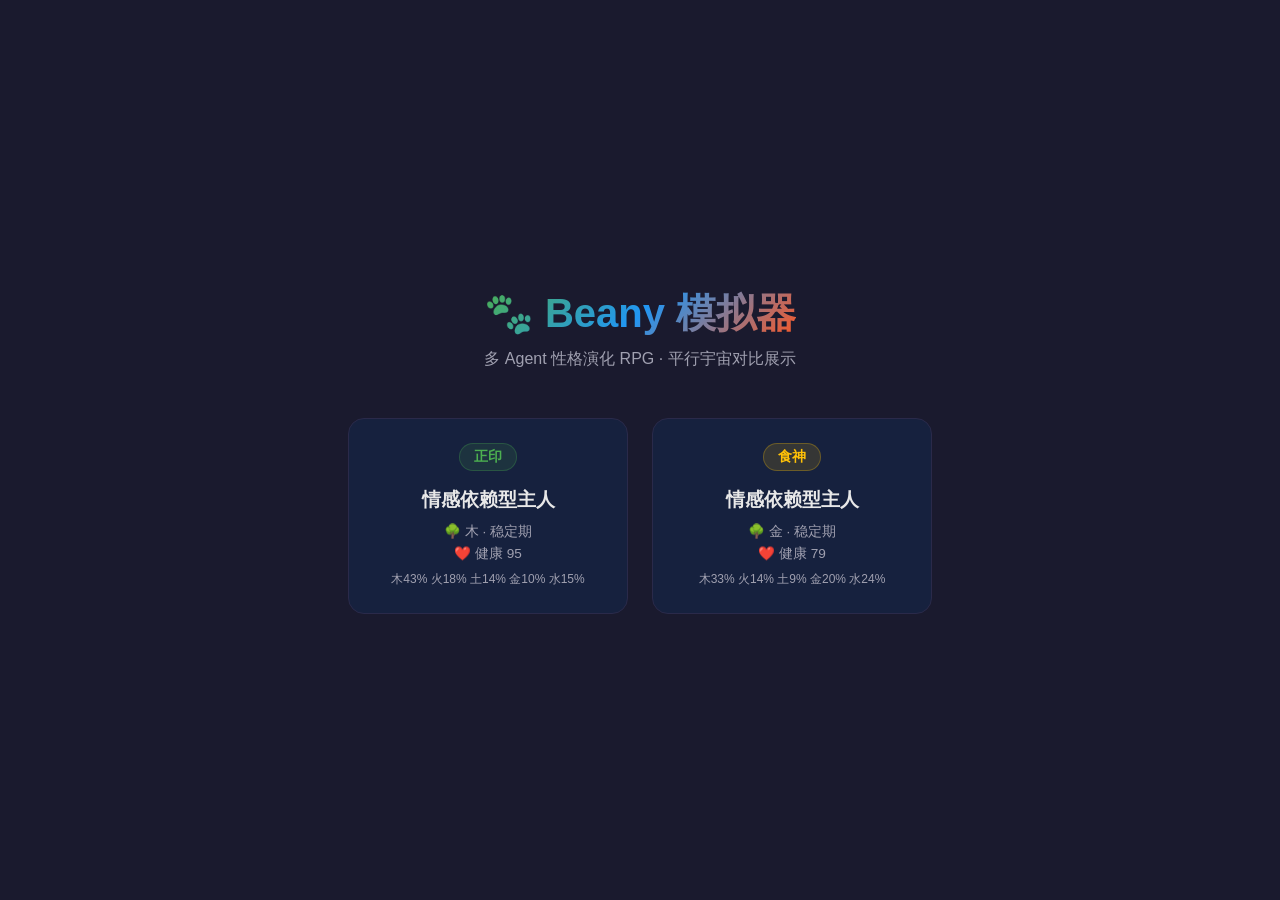
<file: index.html>
<!DOCTYPE html>
<html lang="zh-CN">
<head>
  <meta charset="UTF-8">
  <meta name="viewport" content="width=device-width, initial-scale=1.0">
  <title>🐾 Beany 模拟器</title>
  <link rel="stylesheet" href="css/style.css">
  <script src="data/run-data.js"></script>
  <style>
    .run-card .shishen-badge {
      background: color-mix(in srgb, var(--beany-color) 25%, transparent);
    }
  </style>
</head>
<body>
  <div class="landing">
    <h1>🐾 Beany 模拟器</h1>
    <p class="subtitle">多 Agent 性格演化 RPG · 平行宇宙对比展示</p>
    
    <div class="run-cards" id="run-cards">
      <!-- Cards generated by JS -->
    </div>
  </div>
  
  <script>
    const cardsContainer = document.getElementById('run-cards');
    const runKeys = Object.keys(RUN_DATA);
    
    if (runKeys.length === 0) {
      cardsContainer.innerHTML = '<p style="color:var(--text-muted)">⚠️ 未找到运行数据，请先运行 build-data.mjs</p>';
    } else {
      cardsContainer.innerHTML = runKeys.map(key => {
        const run = RUN_DATA[key];
        const color = run.color;
        const shishen = run.shishen;
        const persona = run.personaLabel;
        const dominant = run.dominantElementCn;
        const age = run.ageStageLabel;
        const health = run.finalStats?.health || '—';
        const weights = run.finalStats?.weights || {};
        const weightStr = Object.entries(weights)
          .map(([k, v]) => `${ELEM_CN[k] || k}${Math.round(v * 100)}%`)
          .join(' ');
        
        return `
          <div class="run-card" onclick="selectRun('${key}')" style="--beany-color:${color}">
            <div class="shishen-badge" style="background:${color}22;color:${color};border:1px solid ${color}44">
              ${shishen}
            </div>
            <h3>${persona}</h3>
            <div class="details">
              <div>🌳 ${dominant} · ${age}</div>
              <div>❤️ 健康 ${health}</div>
              <div style="font-size:0.75rem;margin-top:0.3rem">${weightStr}</div>
            </div>
          </div>
        `;
      }).join('');
    }
    
    function selectRun(key) {
      window.location.href = 'game.html?runs=' + encodeURIComponent(JSON.stringify([key]));
    }
  </script>
</body>
</html>
</file>
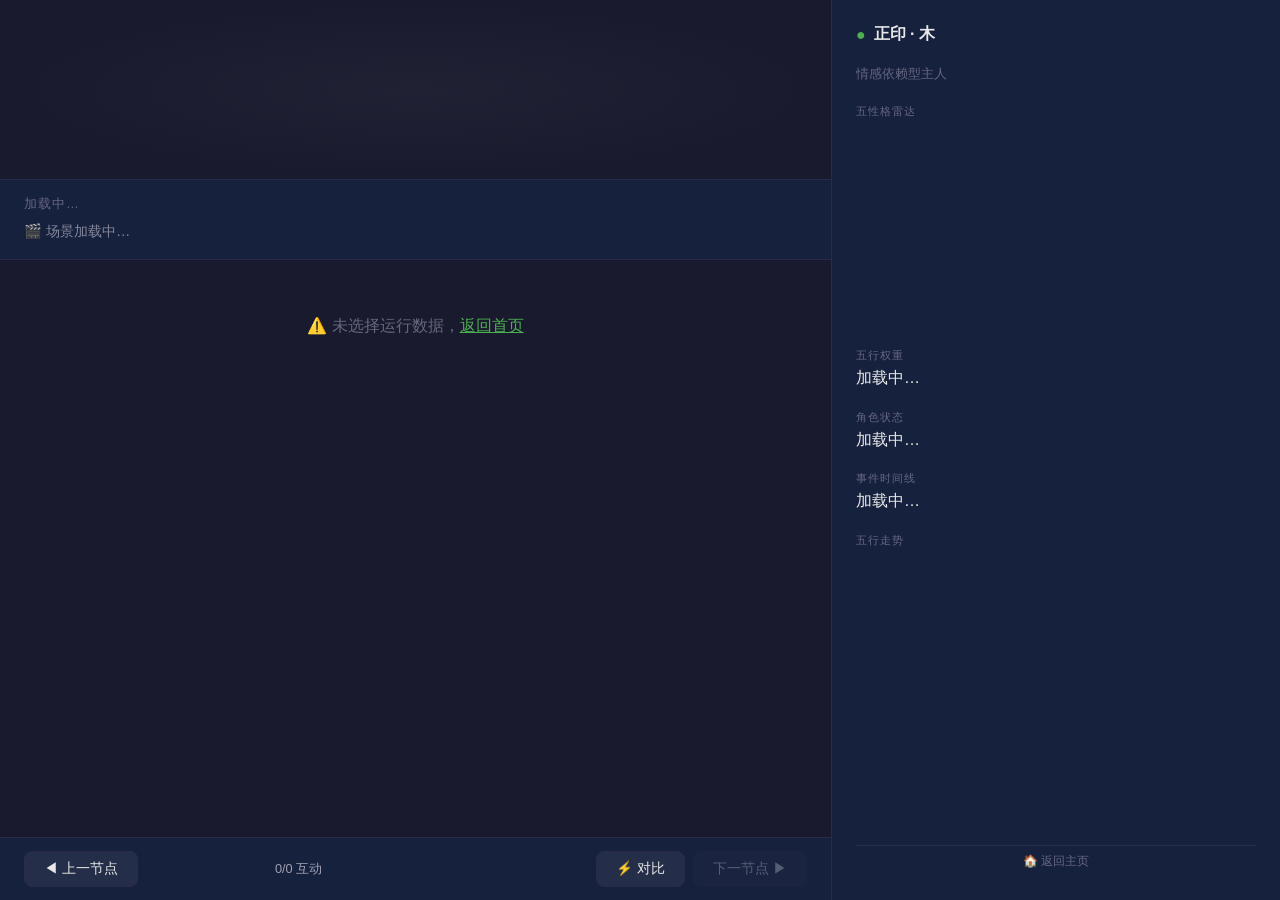
<file: game.html>
<!DOCTYPE html>
<html lang="zh-CN">
<head>
  <meta charset="UTF-8">
  <meta name="viewport" content="width=device-width, initial-scale=1.0">
  <title>🐾 Beany 模拟器 — 游戏</title>
  <link rel="stylesheet" href="css/style.css">
  <script src="data/run-data.js"></script>
</head>
<body>
  <div class="game-container">
    
    <!-- ======== Left: Story Panel ======== -->
    <div class="story-panel">
      
      <!-- Beany Animation Stage -->
      <div class="beany-stage" id="beany-stage">
        <!-- Beany circle rendered by JS -->
      </div>
      
      <!-- Scene Header -->
      <div class="scene-header" id="scene-header">
        <div class="scene-day">加载中…</div>
        <div class="scene-dm">🎬 场景加载中…</div>
      </div>
      
      <!-- Story Area (rounds) -->
      <div class="story-area" id="story-area">
        <div style="text-align:center;padding:2rem;color:var(--text-muted)">加载互动数据…</div>
      </div>
      
      <!-- Controls Bar -->
      <div class="controls-bar">
        <button onclick="prevNode()" id="prev-node-btn" title="上一个节点 (←)">◀ 上一节点</button>
        <span class="node-progress" id="node-progress">0/0 互动</span>
        <div id="day-nav" style="display:flex;gap:4px;flex-wrap:wrap;justify-content:center"></div>
        <div style="display:flex;gap:0.5rem">
          <button onclick="toggleCompare()" title="对比 (C)" id="compare-btn">⚡ 对比</button>
          <button onclick="nextNode()" id="next-node-btn" disabled title="下一节点 (→/空格)">下一节点 ▶</button>
        </div>
      </div>
      
      <!-- Delta Flash -->
      <div id="delta-flash" style="position:absolute;bottom:60px;right:20px;font-size:0.85rem;color:#4CAF50;pointer-events:none"></div>
    </div>
    
    <!-- ======== Right: Stats Panel ======== -->
    <div class="stats-panel">
      <div class="stats-scroll">
      
      <!-- Beany name & personality -->
      <h2>
        <span style="color:var(--beany-color)" id="stats-title">●</span>
        <span id="stats-shishen">正印 · 木</span>
      </h2>
      <div id="stats-runs" style="font-size:0.8rem;color:var(--text-muted);margin-bottom:0.5rem">情感依赖型主人</div>
      
      <!-- Radar Chart -->
      <div class="stats-section">
        <div class="stats-label">五性格雷达</div>
        <div class="radar-container">
          <canvas id="radar-canvas"></canvas>
        </div>
      </div>
      
      <!-- Element Weights -->
      <div class="stats-section">
        <div class="stats-label">五行权重</div>
        <div class="elem-bars" id="elem-bars">加载中…</div>
      </div>
      
      <!-- Character Status -->
      <div class="stats-section">
        <div class="stats-label">角色状态</div>
        <div class="char-status" id="char-status">加载中…</div>
      </div>
      
      <!-- Event Timeline -->
      <div class="stats-section">
        <div class="stats-label">事件时间线</div>
        <div class="event-timeline" id="event-timeline">加载中…</div>
          </div>
          <div class="stats-section">
            <div class="stats-label">五行走势</div>
            <div class="trend-container"><canvas id="trend-canvas"></canvas></div>
          </div>
      </div>
      <div class="stats-footer">
        <a href="index.html">🏠 返回主页</a>
      </div>
      </div>
      
    </div>
  </div>
  
  <!-- ======== Compare Overlay ======== -->
  <div class="compare-overlay" id="compare-overlay">
    <button class="compare-close" onclick="toggleCompare()">✕</button>
    <div class="compare-panels">
      <div class="compare-panel" id="compare-panel-a">
        <h3>加载对比数据…</h3>
      </div>
      <div class="compare-panel" id="compare-panel-b">
        <h3>加载对比数据…</h3>
      </div>
    </div>
  </div>
  
  <!-- ======== Summary Modal ======== -->
  <div class="summary-modal" id="summary-modal">
    <div class="summary-card" id="summary-card-content">
      <h2>节点总结</h2>
      <button onclick="closeSummary()">关闭</button>
    </div>
  </div>
  
  <!-- Scripts (load in order) -->
  <script src="js/all.js"></script>
  
  <script>
    // Boot — read runs from URL params
    function getUrlParam(name) {
      const params = new URLSearchParams(window.location.search);
      return params.get(name);
    }
    
    const stored = getUrlParam('runs');
    if (!stored) {
      document.getElementById('story-area').innerHTML = 
        '<div style="text-align:center;padding:2rem;color:var(--text-muted)">⚠️ 未选择运行数据，<a href="index.html" style="color:var(--beany-color)">返回首页</a></div>';
    } else {
      try {
        const runIds = JSON.parse(decodeURIComponent(stored));
        initGame(runIds);
      } catch(e) {
        document.getElementById('story-area').innerHTML = '<div style="padding:2rem;color:#FF5722">⚠️ 脚本错误: '+e.message+'<br><pre style="font-size:0.7rem;color:var(--text-muted);margin-top:0.5rem">'+e.stack+'</pre></div>';
      }
    }
  </script>
</body>
</html>
</file>
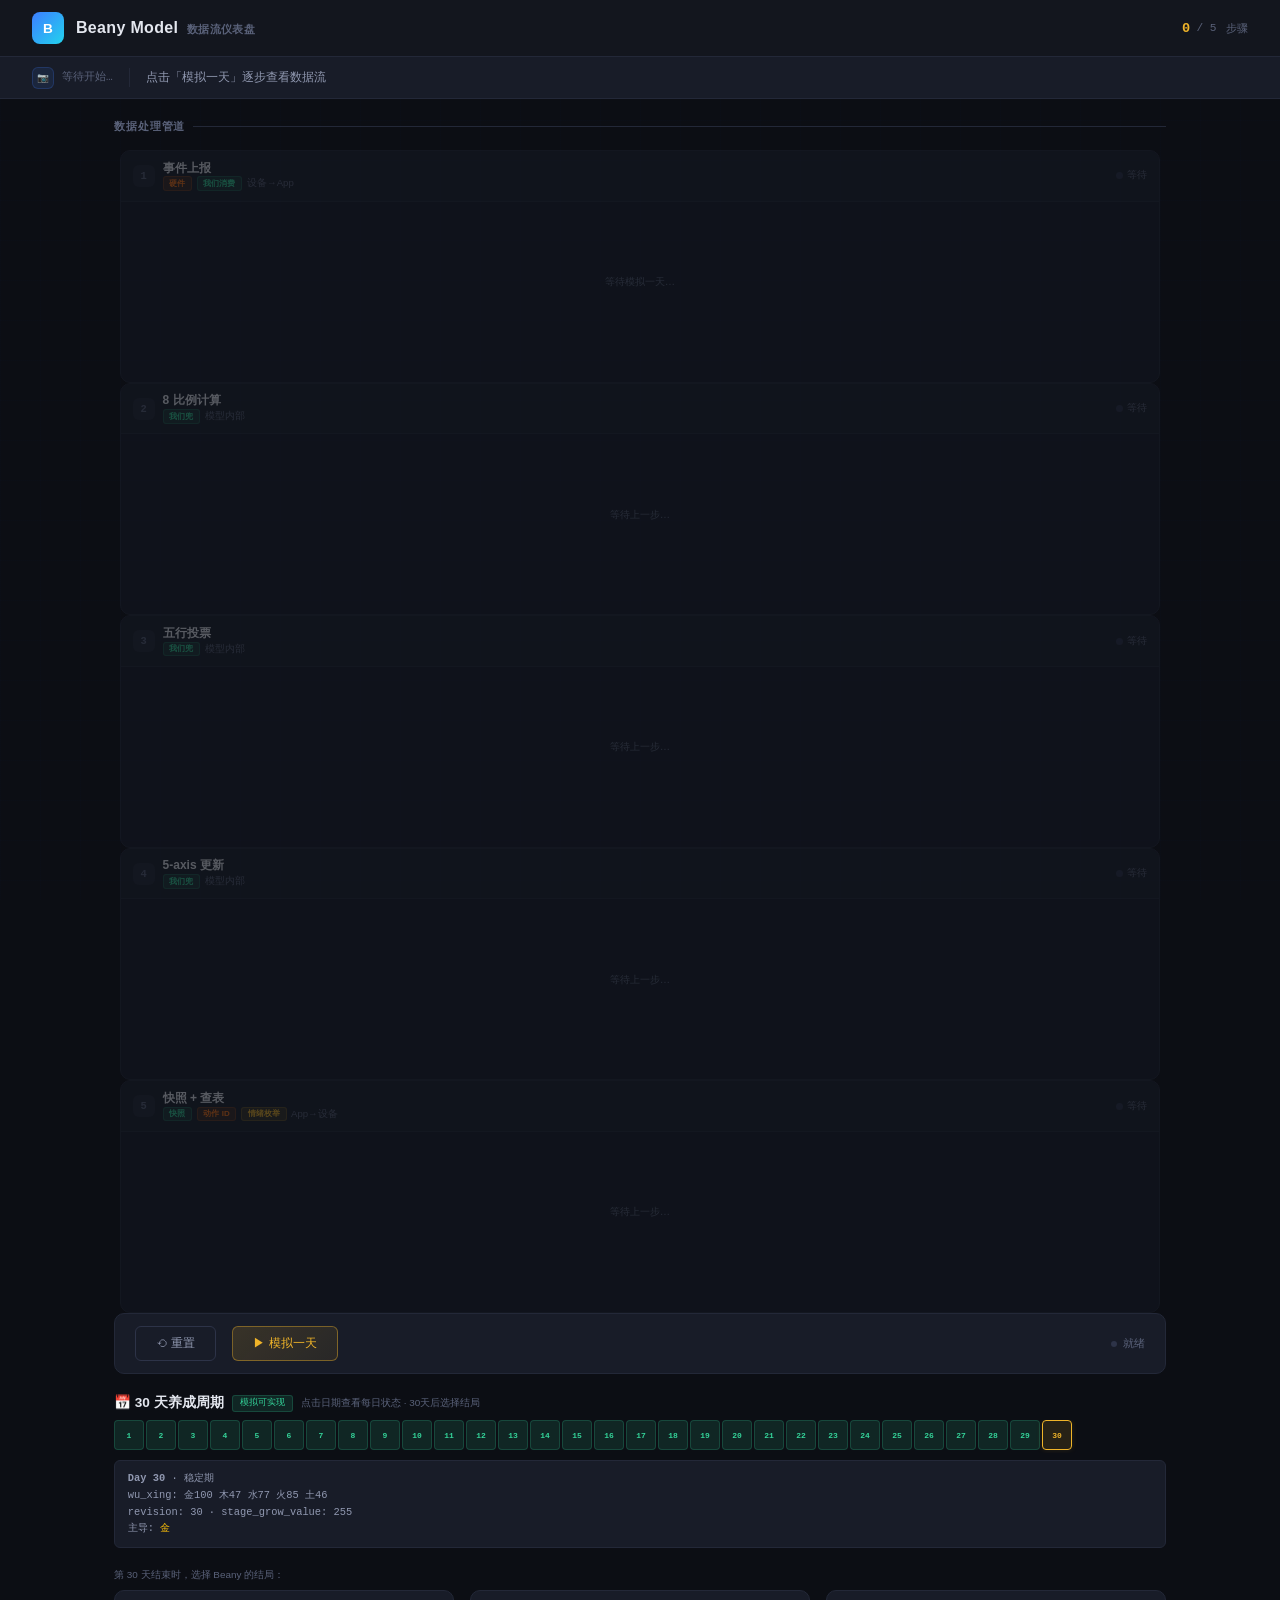
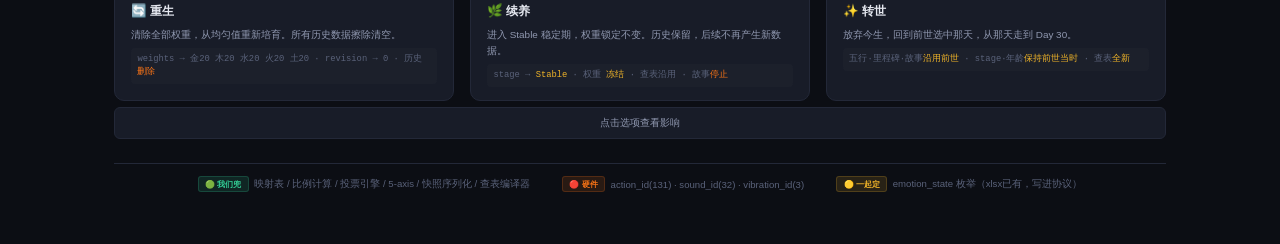
<file: model-io.html>
<!DOCTYPE html>
<html lang="zh-CN">
<head>
<meta charset="UTF-8">
<meta name="viewport" content="width=device-width, initial-scale=1.0">
<title>Beany Model · 数据流仪表盘</title>
<style>
/* ==================== Reset & Base ==================== */
*, *::before, *::after { margin:0; padding:0; box-sizing:border-box; }

:root {
  --bg-deep:     #0c0e14;
  --bg-surface:  #13161e;
  --bg-card:     #181c28;
  --bg-card-hi:  #1e2335;
  --border-subtle: #232838;
  --border-mid:    #2d3348;
  --border-active: #3d7eff;
  --text-primary:  #e4e7ef;
  --text-secondary:#9098b0;
  --text-muted:    #5a627a;
  --gold:          #f0b429;
  --gold-glow:     rgba(240,180,41,0.12);
  --green:         #34d399;
  --green-dim:     rgba(52,211,153,0.12);
  --blue:          #3d7eff;
  --blue-dim:      rgba(61,126,255,0.10);
  --orange:        #f97316;
  --orange-dim:    rgba(249,115,22,0.12);
  --cyan:          #22d3ee;
  --pink:          #e879f9;
  --red:           #ef4444;
  --rad-sm:  6px;
  --rad-md: 10px;
  --rad-lg: 14px;
  --font: 'Inter','Segoe UI','PingFang SC','Microsoft YaHei',-apple-system,sans-serif;
  --font-mono: 'JetBrains Mono','SF Mono','Fira Code',monospace;
}

body {
  font-family: var(--font);
  background: var(--bg-deep);
  color: var(--text-primary);
  min-height: 100vh;
  display: flex;
  flex-direction: column;
}

/* Subtle background pattern */
body::before {
  content: '';
  position: fixed;
  inset: 0;
  background:
    linear-gradient(rgba(61,126,255,0.012) 1px, transparent 1px),
    linear-gradient(90deg, rgba(61,126,255,0.012) 1px, transparent 1px);
  background-size: 40px 40px;
  pointer-events: none;
  z-index: 0;
}

/* ==================== Header ==================== */
.header {
  position: relative;
  z-index: 1;
  display: flex;
  align-items: center;
  gap: 0.75rem;
  padding: 0.75rem 2rem;
  background: var(--bg-surface);
  border-bottom: 1px solid var(--border-subtle);
}
.header-logo {
  width: 32px; height: 32px;
  background: linear-gradient(135deg, var(--blue), var(--cyan));
  border-radius: 8px;
  display: flex; align-items: center; justify-content: center;
  font-size: 0.85rem; font-weight: 700; color: #fff;
  flex-shrink: 0;
}
.header h1 {
  font-size: 1rem;
  font-weight: 600;
  letter-spacing: 0.02em;
}
.header-sub {
  font-size: 0.7rem;
  color: var(--text-muted);
  margin-left: 0.25rem;
}
.header-right {
  margin-left: auto;
  display: flex;
  align-items: center;
  gap: 1.5rem;
}
.step-counter {
  font-size: 0.7rem;
  font-family: var(--font-mono);
  color: var(--text-muted);
  display: flex;
  align-items: center;
  gap: 0.4rem;
}
.step-counter-num {
  color: var(--gold);
  font-weight: 600;
  font-size: 0.85rem;
}
.step-counter-total {
  color: var(--text-muted);
}

/* ==================== Top Status Bar ==================== */
.status-bar {
  position: relative;
  z-index: 1;
  display: flex;
  align-items: center;
  gap: 1rem;
  padding: 0.6rem 2rem;
  background: var(--bg-card);
  border-bottom: 1px solid var(--border-subtle);
  min-height: 2.5rem;
}
.status-snapshot {
  display: flex;
  align-items: center;
  gap: 0.5rem;
  flex-shrink: 0;
}
.status-snapshot-icon {
  width: 22px; height: 22px;
  border-radius: 6px;
  background: var(--blue-dim);
  border: 1px solid rgba(61,126,255,0.2);
  display: flex; align-items: center; justify-content: center;
  font-size: 0.6rem;
  flex-shrink: 0;
}
.status-snapshot-text {
  font-size: 0.7rem;
  font-family: var(--font-mono);
  color: var(--gold);
  line-height: 1.4;
}
.status-divider {
  width: 1px;
  height: 1.2rem;
  background: var(--border-subtle);
  flex-shrink: 0;
}
.status-desc {
  font-size: 0.72rem;
  color: var(--text-secondary);
  line-height: 1.5;
  flex: 1;
}

/* ==================== Main Content ==================== */
.main {
  position: relative;
  z-index: 1;
  max-width: 1100px;
  margin: 0 auto;
  padding: 1.25rem 1.5rem;
  width: 100%;
  flex: 1;
}

/* ==================== Pipeline Section ==================== */
.pipeline-section {
  margin-bottom: 1rem;
}
.pipeline-section-title {
  font-size: 0.7rem;
  font-weight: 600;
  color: var(--text-muted);
  text-transform: uppercase;
  letter-spacing: 0.08em;
  margin-bottom: 0.75rem;
  display: flex;
  align-items: center;
  gap: 0.5rem;
}
.pipeline-section-title::after {
  content: '';
  flex: 1;
  height: 1px;
  background: var(--border-subtle);
}

.pipeline {
  display: flex;
  align-items: stretch;
  gap: 0;
  overflow-x: auto;
  padding: 0.25rem 0;
}

/* ==================== Pipeline Step ==================== */
.pipe-step {
  flex: 1;
  min-width: 220px;
  display: flex;
  flex-direction: column;
  position: relative;
}

/* Arrow connector between steps */
.pipe-step + .pipe-step::before {
  content: '';
  position: absolute;
  left: -0.75rem;
  top: 1.5rem;
  width: 1.5rem;
  height: 2px;
  background: var(--border-mid);
  z-index: 2;
}
.pipe-step + .pipe-step::after {
  content: '';
  position: absolute;
  left: -0.85rem;
  top: 1.35rem;
  border: 5px solid transparent;
  border-left-color: var(--border-mid);
  z-index: 2;
}

/* Pipe connector legend */
.pipe-step + .pipe-step .step-connector-lbl {
  position: absolute;
  left: -1.2rem;
  top: 1.85rem;
  font-size: 0.45rem;
  color: var(--text-muted);
  white-space: nowrap;
  z-index: 3;
}

/* Step header card */
.step-card {
  background: var(--bg-card);
  border: 1px solid var(--border-subtle);
  border-radius: var(--rad-md);
  overflow: hidden;
  transition: all 0.35s ease;
  margin: 0 0.35rem;
  display: flex;
  flex-direction: column;
  height: 100%;
}
.pipe-step.active .step-card {
  border-color: var(--gold);
  box-shadow: 0 0 0 1px var(--gold-glow), 0 4px 20px rgba(0,0,0,0.4);
}
.pipe-step.done .step-card {
  border-color: rgba(52,211,153,0.25);
  background: var(--bg-card-hi);
}
.pipe-step.future .step-card {
  opacity: 0.35;
}

/* Step header */
.step-hdr {
  display: flex;
  align-items: center;
  padding: 0.6rem 0.75rem;
  gap: 0.5rem;
  border-bottom: 1px solid var(--border-subtle);
  background: rgba(255,255,255,0.015);
}
.step-number {
  width: 22px; height: 22px;
  border-radius: 6px;
  display: flex; align-items: center; justify-content: center;
  font-size: 0.65rem;
  font-weight: 700;
  font-family: var(--font-mono);
  flex-shrink: 0;
  transition: all 0.3s;
}
.pipe-step.future .step-number { background: var(--border-subtle); color: var(--text-muted); }
.pipe-step.active .step-number { background: var(--gold); color: #000; box-shadow: 0 0 8px var(--gold-glow); }
.pipe-step.done .step-number { background: var(--green-dim); color: var(--green); border: 1px solid rgba(52,211,153,0.3); }

.step-title-wrap {
  flex: 1;
  min-width: 0;
}
.step-title {
  font-size: 0.75rem;
  font-weight: 600;
  line-height: 1.3;
}
.step-dir {
  font-size: 0.6rem;
  color: var(--text-muted);
  line-height: 1.2;
}

/* Step state indicator */
.step-state {
  flex-shrink: 0;
  display: flex;
  align-items: center;
  gap: 0.3rem;
  font-size: 0.6rem;
  font-weight: 500;
}
.state-dot {
  width: 7px; height: 7px;
  border-radius: 50%;
}
.pipe-step.future .step-state { color: var(--text-muted); }
.pipe-step.future .state-dot { background: var(--border-mid); }
.pipe-step.active .step-state { color: var(--gold); }
.pipe-step.active .state-dot { background: var(--gold); box-shadow: 0 0 6px var(--gold-glow); animation: pulse-dot 1.5s ease-in-out infinite; }
.pipe-step.done .step-state { color: var(--green); }
.pipe-step.done .state-dot { background: var(--green); }

@keyframes pulse-dot {
  0%, 100% { opacity: 1; }
  50% { opacity: 0.4; }
}

/* Badges */
.step-badge {
  display: inline-block;
  font-size: 0.5rem;
  padding: 0.05rem 0.35rem;
  border-radius: 3px;
  font-weight: 600;
  line-height: 1.4;
  margin-right: 0.15rem;
}
.badge-us { background: var(--green-dim); color: var(--green); border: 1px solid rgba(52,211,153,0.2); }
.badge-them { background: var(--orange-dim); color: var(--orange); border: 1px solid rgba(249,115,22,0.2); }
.badge-together { background: var(--gold-glow); color: var(--gold); border: 1px solid rgba(240,180,41,0.2); }
.badge-both { background: var(--blue-dim); color: var(--blue); border: 1px solid rgba(61,126,255,0.2); }

/* Step body (content area) */
.step-body {
  padding: 0.65rem 0.75rem;
  flex: 1;
  min-height: 180px;
  transition: all 0.3s;
}
.step-body .placeholder-msg {
  display: flex;
  align-items: center;
  justify-content: center;
  min-height: 140px;
  color: var(--text-muted);
  font-size: 0.65rem;
  text-align: center;
}

/* ==================== Internal Component Styles ==================== */
/* -- Event items -- */
.event-item {
  display: flex;
  align-items: center;
  gap: 0.4rem;
  padding: 0.3rem 0.4rem;
  font-size: 0.68rem;
  border-bottom: 1px solid rgba(255,255,255,0.03);
}
.event-item:last-child { border-bottom: none; }
.event-badge {
  background: var(--bg-card-hi);
  border-radius: 4px;
  padding: 0.05rem 0.35rem;
  font-family: var(--font-mono);
  font-size: 0.6rem;
  min-width: 2rem;
  text-align: center;
  color: var(--cyan);
}
.event-count {
  margin-left: auto;
  background: var(--gold);
  color: #000;
  border-radius: 8px;
  padding: 0 0.35rem;
  font-size: 0.6rem;
  font-weight: 700;
  min-width: 1.3rem;
  text-align: center;
}

/* -- Byte rows -- */
.byte-row {
  display: flex;
  gap: 2px;
  flex-wrap: wrap;
  margin: 0.35rem 0;
}
.byte {
  background: rgba(255,255,255,0.035);
  border: 1px solid var(--border-subtle);
  border-radius: 4px;
  padding: 0.15rem 0.3rem;
  font-family: var(--font-mono);
  font-size: 0.58rem;
  text-align: center;
  color: var(--text-secondary);
}
.byte .bl { display: block; font-size: 0.45rem; color: var(--text-muted); margin-top: 1px; }
.byte.hl { border-color: var(--gold); background: var(--gold-glow); color: var(--gold); }
.byte.hl .bl { color: rgba(240,180,41,0.6); }

/* -- Ratio bars -- */
.ratio-line {
  display: flex;
  align-items: center;
  gap: 0.4rem;
  padding: 0.2rem 0;
  font-size: 0.62rem;
}
.ratio-line .rl { width: 6.5rem; color: var(--text-secondary); font-size: 0.6rem; }
.ratio-line .rt {
  flex: 1; height: 4px;
  background: rgba(255,255,255,0.04);
  border-radius: 2px;
  overflow: hidden;
}
.ratio-line .rf { height: 100%; border-radius: 2px; transition: width 0.6s; }
.ratio-line .rv {
  width: 2.6rem;
  text-align: right;
  font-family: var(--font-mono);
  font-size: 0.6rem;
}

/* -- Vote -- */
.vote-line {
  display: flex;
  align-items: center;
  gap: 0.4rem;
  padding: 0.2rem 0;
  font-size: 0.62rem;
}
.vote-dot {
  width: 1.15rem; height: 1.15rem;
  border-radius: 50%;
  display: flex; align-items: center; justify-content: center;
  font-size: 0.55rem; color: #fff; font-weight: 700;
  flex-shrink: 0;
}
.vote-track {
  flex: 1; height: 5px;
  background: rgba(255,255,255,0.04);
  border-radius: 3px; overflow: hidden;
}
.vote-fill { height: 100%; border-radius: 3px; transition: width 0.6s; }
.vote-num { width: 3rem; font-family: var(--font-mono); font-size: 0.6rem; color: var(--text-secondary); }
.vote-wt { font-family: var(--font-mono); font-size: 0.6rem; min-width: 3.8rem; color: var(--text-secondary); }

/* -- Axis -- */
.axis-line {
  display: flex; align-items: center; gap: 0.35rem; padding: 0.2rem 0; font-size: 0.62rem;
}
.axis-line .al { width: 3rem; font-size: 0.6rem; }
.axis-line .an { font-family: var(--font-mono); font-size: 0.6rem; }
.axis-line .ad { font-size: 0.52rem; color: var(--text-muted); }
.axis-line .up { color: var(--green); }
.axis-line .down { color: var(--orange); }

/* -- Mini table -- */
.mini-table {
  width: 100%; border-collapse: collapse; font-size: 0.6rem; margin-top: 0.25rem;
}
.mini-table th {
  text-align: left; color: var(--text-muted); padding: 0.2rem 0.35rem;
  border-bottom: 1px solid var(--border-subtle); font-weight: 500; font-size: 0.55rem;
}
.mini-table td {
  padding: 0.2rem 0.35rem;
  border-bottom: 1px solid rgba(255,255,255,0.025);
  font-family: var(--font-mono);
  font-size: 0.58rem;
}

/* -- Selection flow row -- */
.selection-flow {
  display: flex; gap: 0.2rem; margin-bottom: 0.5rem; font-size: 0.55rem; align-items: center;
}
.selection-flow .sf-box {
  flex: 1; padding: 0.3rem; background: rgba(255,255,255,0.02);
  border-radius: 5px; text-align: center; border: 1px solid var(--border-subtle);
  line-height: 1.4;
}
.selection-flow .sf-arrow {
  flex-shrink: 0; color: var(--text-muted); font-size: 0.65rem; padding: 0 0.15rem;
}

/* ==================== Controls Bar ==================== */
.controls {
  display: flex;
  align-items: center;
  gap: 1rem;
  padding: 0.75rem 1.25rem;
  background: var(--bg-card);
  border: 1px solid var(--border-subtle);
  border-radius: var(--rad-md);
  margin-bottom: 1.25rem;
}
.controls button {
  height: 2.2rem;
  padding: 0 1.25rem;
  border-radius: var(--rad-sm);
  cursor: pointer;
  font-size: 0.75rem;
  font-weight: 500;
  transition: all 0.2s;
  font-family: var(--font);
  display: flex;
  align-items: center;
  gap: 0.4rem;
}
.btn-primary {
  background: linear-gradient(135deg, rgba(240,180,41,0.15), rgba(240,180,41,0.08));
  border: 1px solid rgba(240,180,41,0.4);
  color: var(--gold);
}
.btn-primary:hover:not(:disabled) { background: linear-gradient(135deg, rgba(240,180,41,0.25), rgba(240,180,41,0.15)); }
.btn-primary:disabled { opacity: 0.25; cursor: not-allowed; }
.btn-secondary {
  background: transparent;
  border: 1px solid var(--border-mid);
  color: var(--text-secondary);
}
.btn-secondary:hover { background: rgba(255,255,255,0.03); border-color: var(--border-active); color: var(--text-primary); }
.controls-status {
  margin-left: auto;
  font-size: 0.7rem;
  font-family: var(--font-mono);
  color: var(--text-muted);
  display: flex;
  align-items: center;
  gap: 0.4rem;
}
.controls-status .status-dot {
  width: 6px; height: 6px; border-radius: 50%;
}
.controls-status .status-dot.idle { background: var(--border-mid); }
.controls-status .status-dot.busy { background: var(--gold); box-shadow: 0 0 6px var(--gold-glow); animation: pulse-dot 1.5s ease-in-out infinite; }
.controls-status .status-dot.done { background: var(--green); }

/* ==================== Timeline ==================== */
.timeline-section {
  margin-bottom: 1.25rem;
}
.timeline-hdr {
  display: flex;
  align-items: center;
  gap: 0.5rem;
  margin-bottom: 0.5rem;
}
.timeline-hdr h3 {
  font-size: 0.85rem;
  font-weight: 600;
}
.timeline-hdr .tl-badge {
  font-size: 0.55rem;
  padding: 0.1rem 0.45rem;
  background: var(--green-dim);
  color: var(--green);
  border: 1px solid rgba(52,211,153,0.2);
  border-radius: 3px;
  font-weight: 500;
}
.timeline-hdr .tl-hint {
  font-size: 0.62rem;
  color: var(--text-muted);
}
.timeline {
  display: flex;
  gap: 2px;
  margin-bottom: 0.4rem;
  overflow-x: auto;
  padding-bottom: 0.2rem;
}
.tl-day {
  flex: 0 0 30px;
  height: 30px;
  display: flex;
  align-items: center;
  justify-content: center;
  font-size: 0.5rem;
  font-weight: 600;
  font-family: var(--font-mono);
  border-radius: 4px;
  cursor: pointer;
  transition: all 0.15s;
  user-select: none;
}
.tl-day.done {
  background: var(--green-dim);
  color: var(--green);
  border: 1px solid rgba(52,211,153,0.2);
}
.tl-day.active {
  background: var(--gold-glow);
  color: var(--gold);
  border: 1px solid var(--gold);
  box-shadow: 0 0 6px var(--gold-glow);
}
.tl-day.future {
  background: rgba(255,255,255,0.02);
  color: var(--text-muted);
  border: 1px solid var(--border-subtle);
}
.tl-day.end {
  background: var(--orange-dim);
  color: var(--orange);
  border: 1px solid rgba(249,115,22,0.25);
}
.tl-day.past {
  background: var(--blue-dim);
  color: var(--blue);
  border: 1px solid rgba(61,126,255,0.2);
}
.tl-day:hover {
  transform: translateY(-1px);
  box-shadow: 0 2px 8px rgba(0,0,0,0.3);
}

.day-info-panel {
  padding: 0.6rem 0.8rem;
  background: var(--bg-card);
  border: 1px solid var(--border-subtle);
  border-radius: var(--rad-sm);
  font-size: 0.65rem;
  color: var(--text-secondary);
  line-height: 1.6;
  font-family: var(--font-mono);
}

/* ==================== Options Section ==================== */
.options-section {
  margin-bottom: 1rem;
}
.options-hdr {
  font-size: 0.62rem;
  color: var(--text-muted);
  margin-bottom: 0.5rem;
}
.options-grid {
  display: flex;
  gap: 1rem;
}
.opt {
  flex: 1;
  background: var(--bg-card);
  border: 1px solid var(--border-subtle);
  border-radius: var(--rad-md);
  padding: 0.8rem 1rem;
  cursor: pointer;
  transition: all 0.2s;
}
.opt:hover {
  border-color: var(--gold);
  box-shadow: 0 0 0 1px var(--gold-glow);
  background: var(--bg-card-hi);
}
.opt h4 {
  font-size: 0.78rem;
  font-weight: 600;
  margin-bottom: 0.4rem;
  display: flex;
  align-items: center;
  gap: 0.3rem;
}
.opt p {
  font-size: 0.62rem;
  color: var(--text-secondary);
  line-height: 1.6;
  margin-bottom: 0.35rem;
}
.opt-detail {
  padding: 0.3rem 0.4rem;
  background: rgba(255,255,255,0.015);
  border-radius: 4px;
  font-size: 0.55rem;
  color: var(--text-muted);
  line-height: 1.5;
  font-family: var(--font-mono);
}
.opt-result {
  margin-top: 0.4rem;
  font-size: 0.62rem;
  color: var(--text-secondary);
  text-align: center;
  padding: 0.4rem;
  background: var(--bg-card);
  border: 1px solid var(--border-subtle);
  border-radius: var(--rad-sm);
  min-height: 2rem;
  display: flex;
  align-items: center;
  justify-content: center;
}

/* ==================== Legend ==================== */
.legend {
  display: flex;
  gap: 2rem;
  flex-wrap: wrap;
  justify-content: center;
  padding: 0.75rem 0;
  border-top: 1px solid var(--border-subtle);
  margin-top: 0.5rem;
}
.legend-item {
  font-size: 0.6rem;
  color: var(--text-muted);
  display: flex;
  align-items: center;
  gap: 0.35rem;
}
.legend-badge {
  display: inline-block;
  padding: 0.1rem 0.4rem;
  border-radius: 3px;
  font-size: 0.5rem;
  font-weight: 600;
}

/* ==================== Story Block ==================== */
.story-block {
  margin-top: 0.35rem;
  padding: 0.4rem;
  background: rgba(255,255,255,0.015);
  border-radius: 6px;
  font-size: 0.6rem;
  color: var(--gold);
  border: 1px solid rgba(240,180,41,0.1);
  line-height: 1.5;
}

/* ==================== Responsive ==================== */
@media (max-width: 900px) {
  .pipeline { flex-direction: column; align-items: stretch; }
  .pipe-step { min-width: auto; }
  .pipe-step + .pipe-step::before,
  .pipe-step + .pipe-step::after,
  .pipe-step + .pipe-step .step-connector-lbl { display: none; }
  .pipe-step + .pipe-step { margin-top: 0.5rem; }
  .options-grid { flex-direction: column; }
  .header { padding: 0.6rem 1rem; }
  .status-bar { padding: 0.5rem 1rem; flex-wrap: wrap; }
  .status-divider { display: none; }
  .main { padding: 1rem 0.75rem; }
  .selection-flow { flex-wrap: wrap; }
  .selection-flow .sf-box { min-width: 8rem; flex: 0 1 auto; }
}
</style>
</head>
<body>

<!-- ==================== HEADER ==================== -->
<div class="header">
  <div class="header-logo">B</div>
  <h1>Beany Model <span class="header-sub">数据流仪表盘</span></h1>
  <div class="header-right">
    <div class="step-counter">
      <span class="step-counter-num" id="step-num">0</span>
      <span>/</span>
      <span class="step-counter-total" id="step-total">5</span>
      <span style="color:var(--text-muted);margin-left:0.2rem">步骤</span>
    </div>
  </div>
</div>

<!-- ==================== STATUS BAR ==================== -->
<div class="status-bar">
  <div class="status-snapshot">
    <div class="status-snapshot-icon">📷</div>
    <div class="status-snapshot-text" id="snapshot-info">等待开始</div>
  </div>
  <div class="status-divider"></div>
  <div class="status-desc" id="step-desc">点击「模拟一天」逐步查看数据流</div>
</div>

<!-- ==================== MAIN ==================== -->
<div class="main">

  <!-- Pipeline -->
  <div class="pipeline-section">
    <div class="pipeline-section-title">数据处理管道</div>
    <div class="pipeline" id="pipeline">

      <!-- Step 1: Events -->
      <div class="pipe-step">
        <div class="step-card" id="step-card-1">
          <div class="step-hdr">
            <div class="step-number">1</div>
            <div class="step-title-wrap">
              <div class="step-title">事件上报</div>
              <div class="step-dir">
                <span class="step-badge badge-them">硬件</span>
                <span class="step-badge badge-us">我们消费</span>
                设备→App
              </div>
            </div>
            <div class="step-state">
              <span class="state-dot"></span>
              <span class="state-label" id="state-lbl-1">等待</span>
            </div>
          </div>
          <div class="step-body" id="step-1">
            <div id="events-content"><div class="placeholder-msg">等待模拟一天…</div>
          </div>
        </div>
      </div>

      <!-- Step 2: Ratios -->
      <div class="pipe-step">
        <div class="step-card" id="step-card-2">
          <div class="step-hdr">
            <div class="step-number">2</div>
            <div class="step-title-wrap">
              <div class="step-title">8 比例计算</div>
              <div class="step-dir">
                <span class="step-badge badge-us">我们兜</span>
                模型内部
              </div>
            </div>
            <div class="step-state">
              <span class="state-dot"></span>
              <span class="state-label" id="state-lbl-2">等待</span>
            </div>
          </div>
          <div class="step-body" id="step-2">
            <div id="ratios-content"><div class="placeholder-msg">等待上一步…</div>
          </div>
        </div>
      </div>

      <!-- Step 3: Vote -->
      <div class="pipe-step">
        <div class="step-card" id="step-card-3">
          <div class="step-hdr">
            <div class="step-number">3</div>
            <div class="step-title-wrap">
              <div class="step-title">五行投票</div>
              <div class="step-dir">
                <span class="step-badge badge-us">我们兜</span>
                模型内部
              </div>
            </div>
            <div class="step-state">
              <span class="state-dot"></span>
              <span class="state-label" id="state-lbl-3">等待</span>
            </div>
          </div>
          <div class="step-body" id="step-3">
            <div id="vote-content"><div class="placeholder-msg">等待上一步…</div>
          </div>
        </div>
      </div>

      <!-- Step 4: 5-axis -->
      <div class="pipe-step">
        <div class="step-card" id="step-card-4">
          <div class="step-hdr">
            <div class="step-number">4</div>
            <div class="step-title-wrap">
              <div class="step-title">5-axis 更新</div>
              <div class="step-dir">
                <span class="step-badge badge-us">我们兜</span>
                模型内部
              </div>
            </div>
            <div class="step-state">
              <span class="state-dot"></span>
              <span class="state-label" id="state-lbl-4">等待</span>
            </div>
          </div>
          <div class="step-body" id="step-4">
            <div id="axis-content"><div class="placeholder-msg">等待上一步…</div>
          </div>
        </div>
      </div>

      <!-- Step 5: Output -->
      <div class="pipe-step">
        <div class="step-card" id="step-card-5">
          <div class="step-hdr">
            <div class="step-number">5</div>
            <div class="step-title-wrap">
              <div class="step-title">快照 + 查表</div>
              <div class="step-dir">
                <span class="step-badge badge-us">快照</span>
                <span class="step-badge badge-them">动作 ID</span>
                <span class="step-badge badge-together">情绪枚举</span>
                App→设备
              </div>
            </div>
            <div class="step-state">
              <span class="state-dot"></span>
              <span class="state-label" id="state-lbl-5">等待</span>
            </div>
          </div>
          <div class="step-body" id="step-5">
            <div id="output-content"><div class="placeholder-msg">等待上一步…</div></div>
          </div>
        </div>
      </div>

    </div>
  </div>

  <!-- Controls -->
  <div class="controls">
    <button class="btn-secondary" onclick="resetFlow()">⟲ 重置</button>
    <button class="btn-primary" id="btn-next" onclick="nextStep()">▶ 模拟一天</button>
    <div class="controls-status">
      <span class="status-dot idle" id="ctrl-dot"></span>
      <span id="status-text">就绪</span>
    </div>
  </div>

  <!-- Timeline -->
  <div class="timeline-section">
    <div class="timeline-hdr">
      <h3>📅 30 天养成周期</h3>
      <span class="tl-badge">模拟可实现</span>
      <span class="tl-hint">点击日期查看每日状态 · 30天后选择结局</span>
    </div>
    <div class="timeline" id="timeline"></div>
    <div class="day-info-panel" id="day-info">点击上方日期查看每日数据</div>
  </div>

  <!-- Options -->
  <div class="options-section">
    <div class="options-hdr">第 30 天结束时，选择 Beany 的结局：</div>
    <div class="options-grid">
      <div class="opt" id="opt-rebirth" onclick="selectOpt('rebirth')">
        <h4>🔄 重生</h4>
        <p>清除全部权重，从均匀值重新培育。所有历史数据擦除清空。</p>
        <div class="opt-detail">weights → 金20 木20 水20 火20 土20 · revision → 0 · 历史<span style="color:var(--orange)">删除</span></div>
      </div>
      <div class="opt" id="opt-continue" onclick="selectOpt('continue')">
        <h4>🌿 续养</h4>
        <p>进入 Stable 稳定期，权重锁定不变。历史保留，后续不再产生新数据。</p>
        <div class="opt-detail">stage → <span style="color:var(--gold)">Stable</span> · 权重 <span style="color:var(--gold)">冻结</span> · 查表沿用 · 故事<span style="color:var(--orange)">停止</span></div>
      </div>
      <div class="opt" id="opt-reincarnate" onclick="selectOpt('reincarnate')">
        <h4>✨ 转世</h4>
        <p>放弃今生，回到前世选中那天，从那天走到 Day 30。</p>
        <div class="opt-detail">五行·里程碑·故事<span style="color:var(--gold)">沿用前世</span> · stage·年龄<span style="color:var(--gold)">保持前世当时</span> · 查表<span style="color:var(--gold)">全新</span></div>
      </div>
    </div>
    <div class="opt-result" id="opt-result">点击选项查看影响</div>
  </div>

  <!-- Legend -->
  <div class="legend">
    <div class="legend-item">
      <span class="legend-badge" style="background:var(--green-dim);color:var(--green);border:1px solid rgba(52,211,153,0.2)">🟢 我们兜</span>
      映射表 / 比例计算 / 投票引擎 / 5-axis / 快照序列化 / 查表编译器
    </div>
    <div class="legend-item">
      <span class="legend-badge" style="background:var(--orange-dim);color:var(--orange);border:1px solid rgba(249,115,22,0.2)">🔴 硬件</span>
      action_id(131) · sound_id(32) · vibration_id(3)
    </div>
    <div class="legend-item">
      <span class="legend-badge" style="background:var(--gold-glow);color:var(--gold);border:1px solid rgba(240,180,41,0.2)">🟡 一起定</span>
      emotion_state 枚举（xlsx已有，写进协议）
    </div>
  </div>

</div>

<script>
// ===================== DATA (unchanged) =====================
const SAMPLE = {
  events: [
    { id:1, name:'摸头顶', count:3, emotion:'开心', time:'18:22', loc:'headtop' },
    { id:10, name:'摸肚子', count:1, emotion:'平静', time:'18:30', loc:'belly' },
    { id:1, name:'摸头顶', count:2, emotion:'开心', time:'19:05', loc:'headtop' },
    { id:28, name:'被拿起', count:1, emotion:'平静', time:'19:10', loc:'motion' },
    { id:34, name:'平静语调', count:2, emotion:'平静', time:'19:11', loc:'voice' },
    { id:15, name:'摸侧面', count:1, emotion:'开心', time:'19:20', loc:'side' },
    { id:33, name:'被放下', count:1, emotion:'平静', time:'19:22', loc:'motion' },
  ],
  oldSnapshot: {
    schema:'0xEA', metal:100, wood:80, water:90, fire:70, earth:60,
    stage:'幼年', stageVal:0x02, growValue:50, revision:5, milestone:'0x0000'
  },
  ratios: {
    contact_duration: 0.71, contact_frequency: 0.65, force: 0.25,
    force_variance: 0.22, gesture_diversity: 0.35, vocal_engagement: 0.60,
    novelty_seeking: 0.15, response_timing: 0.55
  },
  votes: { 金:3, 木:5, 水:2, 火:4, 土:3 },
  oldWeights: { 金:22, 木:28, 水:15, 火:20, 土:15 },
  newWeights: { 金:24, 木:28, 水:13, 火:19, 土:16 },
  elementChanges: { wood:0.04, fire:0.01, earth:-0.02, metal:0.02, water:-0.03 },
  oldAxis: { attachment:0.205, trust:0.177, stability:0.304, energy:0.284, curiosity:0.332 },
  axisDelta: { attachment:0.008, trust:-0.012, stability:0.015, energy:0.006, curiosity:-0.005 },
  newAxis: { attachment:0.213, trust:0.165, stability:0.319, energy:0.290, curiosity:0.327 },
  newSnapshot: {
    metal:110, wood:80, water:75, fire:76, earth:58,
    stage:'成年', stageVal:0x03, growValue:60, revision:6, milestone:'0x0001'
  },
  lookupTable: [
    { ev:'摸头顶', emo:'ANY', actionId:'0x1E', action:'抬头30°500ms', sound:'0x01', vib:0, w:0.8 },
    { ev:'摸头顶', emo:'ANY', actionId:'0x05', action:'抬头60°150ms', sound:'0x02', vib:0, w:0.2 },
    { ev:'摸肚子', emo:'开心', actionId:'0x50', action:'低头30°500ms', sound:'0x13', vib:1, w:0.7 },
    { ev:'摸肚子', emo:'开心', actionId:'0x55', action:'左转60°300ms', sound:'0x14', vib:1, w:0.3 },
    { ev:'被拿起', emo:'ANY', actionId:'0x62', action:'抬头90°400ms', sound:'0x1F', vib:0, w:1.0 },
    { ev:'平静语调', emo:'ANY', actionId:'0x0B', action:'抬头90°500ms', sound:'0x1F', vib:0, w:1.0 },
  ],
  story: 'Beany 在窗台上晒了一下午太阳，翻了个身把靠垫蹭歪了一点。傍晚听到走廊脚步声，竖起耳朵听了一会儿——不是主人，又趴回去了。'
};

const ELEM_COLORS = { 金:'#FFC107', 木:'#4CAF50', 水:'#2196F3', 火:'#FF5722', 土:'#8D6E63' };

let step = 0;
const TOTAL = 5;

const LABELS = ['等待','处理中','完成'];

// ===================== RENDER (mostly unchanged logic) =====================
function renderEvents() {
  let html = `<div style="font-size:0.6rem;color:var(--text-muted);margin-bottom:0.35rem">设备一天上报 ${SAMPLE.events.length} 条（已合并）</div>`;
  SAMPLE.events.forEach(e => {
    html += `<div class="event-item">
      <span class="event-badge">0x${e.id.toString(16).padStart(2,'0')}</span>
      <span>${e.name}</span>
      <span style="color:var(--text-muted);font-size:0.6rem">${e.emotion}</span>
      <span class="event-count">×${e.count}</span>
    </div>`;
  });
  html += `<div style="margin-top:0.35rem;font-size:0.52rem;color:var(--text-muted)">
    <div>原始字节（批次头 + 7条 PetInteractionEvent × 9B/条）:</div>
    <div class="byte-row">
      <span style="font-size:0.5rem;color:var(--text-muted);display:flex;gap:1px">批次头: </span>
      <div class="byte hl">EA<span class="bl">schema</span></div>
      <div class="byte hl" style="border-color:var(--gold)">00 07<span class="bl">event_count</span></div>
    </div>
    <div class="byte-row" style="margin-top:0.15rem">
      <span style="font-size:0.5rem;color:var(--text-muted);display:flex;gap:1px">第1条事件(9B): </span>
      <div class="byte" style="border-color:var(--gold);background:rgba(240,180,41,0.06)">01<span class="bl" style="color:var(--gold)">event_id</span></div>
      <div class="byte">67 1F 3B 80<span class="bl">timestamp</span></div>
      <div class="byte" style="border-color:var(--gold);background:rgba(240,180,41,0.06)">03<span class="bl" style="color:var(--gold)">occurrence</span></div>
      <div class="byte">01<span class="bl">emotion</span></div>
      <div class="byte">00<span class="bl">context</span></div>
      <div class="byte">00<span class="bl">attach_len</span></div>
    </div>
  </div>`;
  document.getElementById('events-content').innerHTML = html;
}

function renderRatios() {
  const r = SAMPLE.ratios;
  const items = [
    ['contact_duration', r.contact_duration, '#2196F3'],
    ['contact_frequency', r.contact_frequency, '#2196F3'],
    ['force', r.force, '#FFC107'],
    ['force_variance', r.force_variance, '#FFC107'],
    ['gesture_diversity', r.gesture_diversity, '#FFC107'],
    ['vocal_engagement', r.vocal_engagement, '#2196F3'],
    ['novelty_seeking', r.novelty_seeking, '#FFC107'],
    ['response_timing', r.response_timing, '#2196F3'],
  ];
  let html = `<div style="font-size:0.6rem;color:var(--text-muted);margin-bottom:0.35rem">每条比例 vs 0.5 阈值决定投票方向</div>`;
  items.forEach(([name, val, color]) => {
    const pct = Math.round(val*100);
    html += `<div class="ratio-line">
      <span class="rl">${name}</span>
      <div class="rt"><div class="rf" style="width:${pct}%;background:${color}"></div></div>
      <span class="rv" style="color:${val>0.5?'var(--blue)':'var(--gold)'}">${val>0.5?'⬆':'⬇'} ${val.toFixed(2)}</span>
    </div>`;
  });
  document.getElementById('ratios-content').innerHTML = html;
}

function renderVote() {
  const w = SAMPLE.oldWeights;
  const maxVotes = Math.max(...Object.values(SAMPLE.votes));
  let html = `<div style="font-size:0.6rem;color:var(--text-muted);margin-bottom:0.35rem">最高票+5% · 最低票−5% · 相生+1%</div>`;
  Object.entries(SAMPLE.votes).forEach(([elem, votes]) => {
    const vpct = (votes / maxVotes) * 100;
    html += `<div class="vote-line">
      <div class="vote-dot" style="background:${ELEM_COLORS[elem]}">${elem}</div>
      <div class="vote-track"><div class="vote-fill" style="width:${vpct}%;background:${ELEM_COLORS[elem]}"></div></div>
      <span class="vote-num">${votes} 票</span>
      <span class="vote-wt">权重 ${w[elem]}%</span>
    </div>`;
  });
  html += `<div style="margin-top:0.35rem;font-size:0.6rem;color:var(--text-muted)">
    木最高票(+5%) → 水最低票(−5%) → 木生火(+1%)<br>
    <span style="color:var(--gold)">新权重: 金24% 木28% 水13% 火19% 土16%</span>
  </div>`;
  document.getElementById('vote-content').innerHTML = html;
}

function renderAxis() {
  const oldA = SAMPLE.oldAxis;
  const newA = SAMPLE.newAxis;
  const delta = SAMPLE.axisDelta;
  const axisCN = { attachment:'依恋', trust:'信任', stability:'稳定', energy:'能量', curiosity:'好奇' };
  const axisColors = { attachment:'#2196F3', trust:'#8D6E63', stability:'#4CAF50', energy:'#FF5722', curiosity:'#FFC107' };
  let html = `<div style="font-size:0.6rem;color:var(--text-muted);margin-bottom:0.35rem">element_changes_today × 映射矩阵</div>`;
  Object.keys(axisCN).forEach(key => {
    const d = delta[key];
    const cls = d >= 0 ? 'up' : 'down';
    const sign = d >= 0 ? '+' : '';
    html += `<div class="axis-line">
      <span class="al" style="color:${axisColors[key]}">${axisCN[key]}</span>
      <span class="an ${cls}">${oldA[key].toFixed(3)} ${sign}${d.toFixed(3)} → ${newA[key].toFixed(3)}</span>
      <span class="ad">(${d>=0?'⬆':'⬇'} ${(Math.abs(d)*1000).toFixed(0)}‰)</span>
    </div>`;
  });
  document.getElementById('axis-content').innerHTML = html;
}

function renderOutput() {
  const ns = SAMPLE.newSnapshot;
  let html = '';

  // ========== WHAT WE DO: FILL WEIGHTS FOR ALL EVENTS ==========
  html += '<div style="margin-bottom:0.45rem;padding:0.4rem;background:var(--gold-glow);border:1px solid rgba(240,180,41,0.15);border-radius:var(--rad-sm)">';
  html += '<div style="font-size:0.6rem;font-weight:600;margin-bottom:0.2rem">🧠 我们做的事：填每个事件的反应概率</div>';
  html += '<div style="font-size:0.55rem;color:var(--text-muted)">所有事件在查表中都有行。五行的区别不是「有没有这个事件」，而是「同一个事件，不同五行反应概率不一样」。</div></div>';

  // ========== SIMPLE EXAMPLE ==========
  html += '<div style="margin-bottom:0.5rem;padding:0.5rem;background:var(--bg-card);border:1px solid var(--border-subtle);border-radius:var(--rad-sm)">';
  html += '<div style="font-size:0.65rem;font-weight:600;margin-bottom:0.3rem">🎯 一条规则在查表里长这样：</div>';
  html += '<div style="display:flex;gap:0.5rem;align-items:flex-start;font-size:0.6rem">';
  html += '<div style="flex:1;padding:0.35rem;background:rgba(255,255,255,0.02);border-radius:var(--rad-sm)">'
    + '<div style="color:var(--text-muted);margin-bottom:0.15rem">🤚 用户行为</div>'
    + '<div style="font-weight:600;font-size:0.7rem">摸头顶</div></div>';
  html += '<div style="display:flex;align-items:center;color:var(--text-muted);font-size:0.7rem">→</div>';
  html += '<div style="flex:1;padding:0.35rem;background:rgba(255,255,255,0.02);border-radius:var(--rad-sm)">'
    + '<div style="color:var(--text-muted);margin-bottom:0.15rem">🎲 查表命中，看概率</div>'
    + '<div style="font-size:0.55rem"><span style="color:var(--green)">🟢 木 Beany:</span> 轻蹭抬头 <b>80%</b> / 撒娇抬头 <b>20%</b><br>'
    + '<span style="color:var(--gold)">🟡 金 Beany:</span> 好奇张望 <b>70%</b> / 轻蹭抬头 <b>30%</b></div></div>';
  html += '<div style="display:flex;align-items:center;color:var(--text-muted);font-size:0.7rem">→</div>';
  html += '<div style="flex:1;padding:0.35rem;background:rgba(52,211,153,0.05);border:1px solid rgba(52,211,153,0.15);border-radius:var(--rad-sm)">'
    + '<div style="color:var(--green);margin-bottom:0.15rem">🤖 执行动作</div>'
    + '<div style="font-size:0.55rem">舵机 + 音效 + 震动</div></div>';
  html += '</div>';
  
  html += '<div style="margin-top:0.35rem;padding:0.3rem 0.4rem;background:rgba(240,180,41,0.04);border:1px solid rgba(240,180,41,0.1);border-radius:var(--rad-sm);font-size:0.55rem">'
    + '<b>💡 所有 49 种事件（摸头顶/摸肚子/被拿起/…）在查表中都有行</b>。五行的区别只在 <span style="color:var(--gold)">weight（概率）</span>这一列不同。<br>'
    + '木 Beany 和 金 Beany 的查表「摸头顶」都有 2 行（轻蹭+撒娇），但木的 <span style="color:var(--gold)">weight</span>=204(80%)，金的 <span style="color:var(--gold)">weight</span>=77(30%)。</div>';

  html += `<div style="font-size:0.6rem;color:var(--text-muted);margin-bottom:0.15rem">PetGrowthSnapshot (Protobuf  · 设备侧27B)</div>
  <div style="display:flex;gap:0.3rem;flex-wrap:wrap;margin-bottom:0.3rem;font-size:0.55rem">
    <span style="background:rgba(240,180,41,0.06);border:1px solid rgba(240,180,41,0.2);border-radius:3px;padding:0.1rem 0.35rem">WuXingVector<br><span style="color:var(--gold);font-size:0.5rem">metal wood water fire earth</span></span>
    <span style="background:rgba(240,180,41,0.06);border:1px solid rgba(240,180,41,0.2);border-radius:3px;padding:0.1rem 0.35rem">stage<br><span style="color:var(--gold);font-size:0.5rem">PetLifeStage</span></span>
    <span style="background:rgba(240,180,41,0.06);border:1px solid rgba(240,180,41,0.2);border-radius:3px;padding:0.1rem 0.35rem">stage_grow<br><span style="color:var(--gold);font-size:0.5rem">uint32</span></span>
    <span style="background:rgba(240,180,41,0.06);border:1px solid rgba(240,180,41,0.2);border-radius:3px;padding:0.1rem 0.35rem">state_revision<br><span style="color:var(--gold);font-size:0.5rem">uint64</span></span>
    <span style="background:rgba(240,180,41,0.06);border:1px solid rgba(240,180,41,0.2);border-radius:3px;padding:0.1rem 0.35rem">updated_at<br><span style="color:var(--gold);font-size:0.5rem">uint32 unix</span></span>
    <span style="background:rgba(240,180,41,0.06);border:1px solid rgba(240,180,41,0.2);border-radius:3px;padding:0.1rem 0.35rem">milestone<br><span style="color:var(--gold);font-size:0.5rem">PetGrowthMilestone</span></span>
  </div>
  <div style="font-size:0.5rem;color:var(--text-muted)">
    示例: wu_xing:metal=${ns.metal} wood=${ns.wood} water=${ns.water} fire=${ns.fire} earth=${ns.earth} · ${ns.stage} · rev=${ns.revision} · milestone=${ns.milestone}
  </div>`;

  // ========== TABLE SHOWING WEIGHT DIFFERENCE ==========
  html += '<div style="margin-top:0.4rem;font-size:0.6rem;font-weight:600">📋 查表里「摸头顶」的 2 行（木 vs 金）</div>';
  
  html += '<table class="mini-table"><tr><th>🤚 事件</th><th>🎬 动作</th><th>🔊 声音</th><th>📳 震动</th><th style="color:var(--green)">🟢 木 Beany</th><th style="color:var(--gold)">🟡 金 Beany</th><th>📦 7B 二进制</th></tr>';
  const outData = [
    ['摸头顶','抬头30°轻蹭','snd1','无','204 (80%)','77 (30%)','01 00 00 1E 01 00 CC'],
    ['摸头顶','抬头60°好奇','snd2','无','51 (20%)','178 (70%)','01 00 00 05 02 00 33'],
    ['摸肚子','低头30°摊开','snd19','震1','178 (70%)','102 (40%)','0A 01 00 50 13 01 B2'],
    ['摸肚子','左转蹭手','snd20','震1','77 (30%)','153 (60%)','0A 01 00 55 14 01 4D'],
  ];
  outData.forEach((r, i) => {
    const hl = r[4].includes('80') || r[4].includes('70') ? 'style="background:rgba(240,180,41,0.03)"' : '';
    html += `<tr ${hl}><td>${r[0]}</td><td><b>${r[1]}</b></td><td>${r[2]}</td><td>${r[3]}</td>`;
    html += `<td style="color:var(--green);font-weight:600">${r[4]}</td><td style="color:var(--gold);font-weight:600">${r[5]}</td>`;
    html += `<td style="font-family:var(--font-mono);font-size:0.45rem;color:var(--text-muted)">${r[6]}</td></tr>`;
  });
  html += '</table>';

  html += '<div class="story-block">📖 story_id=0x0001 · App 本地存 · 不走 BLE · 设备不感知</div>';

  // ========== MODEL API SPEC ==========
  html += '<div style="margin-top:0.5rem;padding:0.5rem;background:var(--bg-card);border:1px solid var(--border-subtle);border-radius:var(--rad-md)">';
  html += '<div style="font-size:0.65rem;font-weight:600;margin-bottom:0.4rem;color:var(--gold)">📐 模型库接口定义（KMM 封装 · AAR / XCFramework）</div>';
  
  html += '<table style="width:100%;border-collapse:collapse;font-size:0.55rem">';
  
  // Row: statefulness  
  html += '<tr><td style="color:var(--text-muted);padding:0.3rem 0.3rem;border-bottom:1px solid var(--border-subtle);width:5rem">状态性</td>'
    + '<td style="padding:0.3rem 0.3rem;border-bottom:1px solid var(--border-subtle)"><span style="color:var(--green)">模型库自身无持久状态</span><br>所有必要数据通过参数传入传出。设备只需持久化最新 snapshot + 查表 + ID 列表，即可完整恢复模型运行。没有隐藏的状态树。</td></tr>';
  
  // Row: storage needed
  html += '<tr><td style="color:var(--text-muted);padding:0.3rem 0.3rem;border-bottom:1px solid var(--border-subtle)">需存档数据</td>'
    + '<td style="padding:0.3rem 0.3rem;border-bottom:1px solid var(--border-subtle)">'
    + 'PetGrowthSnapshot <span style="color:var(--gold)">11B</span> + PetBehaviorLookupTable <span style="color:var(--gold)">~700B</span> + 里程碑/故事ID列表 <span style="color:var(--gold)">~200B</span> + 交友记录 <span style="color:var(--gold)">~200B</span> = <span style="color:var(--gold);font-weight:600">总计约 1.1KB</span>，可全部存入设备</td></tr>';
  
  // Row: service  
  html += '<tr><td style="color:var(--text-muted);padding:0.3rem 0.3rem;border-bottom:1px solid var(--border-subtle);width:5rem">RPC 服务</td>'
    + '<td style="padding:0.3rem 0.3rem;border-bottom:1px solid var(--border-subtle);font-family:var(--font-mono);font-size:0.5rem;color:var(--text-secondary)">'
    + 'service PetGrowthComputation {<br>'
    + '&nbsp;&nbsp;rpc ComputePetGrowth(PetEventsSnapshotInput) returns (PetGrowthModelResponse);<br>'
    + '&nbsp;&nbsp;rpc InitializePetFromPersonalityQuiz(PetPersonalityInitRequest) returns (PetGrowthModelResponse);<br>'
    + '&nbsp;&nbsp;rpc ResetPetGrowth(ResetPetGrowthRequest) returns (PetGrowthModelResponse);<br>'
    + '}<br><br>'
    + 'service PetNarrativeGeneration {<br>'
    + '&nbsp;&nbsp;rpc GeneratePetInteractionRecords(PetEventsSnapshotInput) returns (GeneratePetInteractionRecordsResponse);<br>'
    + '&nbsp;&nbsp;rpc GeneratePetDiary(PetEventsSnapshotInput) returns (GeneratePetDiaryResponse);<br>'
    + '&nbsp;&nbsp;rpc PetDialogue(PetDialogueRequest) returns (PetDialogueResponse);<br>'
    + '}'
    + '</td></tr>';
  
  // Row: input (PetEventsSnapshotInput)
  html += '<tr><td style="color:var(--text-muted);padding:0.3rem 0.3rem;border-bottom:1px solid var(--border-subtle)">ComputePetGrowth 请求</td>'
    + '<td style="padding:0.3rem 0.3rem;border-bottom:1px solid var(--border-subtle);font-size:0.55rem">'
    + 'PetEventsSnapshotInput { event_batch: PetInteractionEventBatch, snapshot: PetGrowthSnapshot }</td></tr>';
  
  // Row: output
  html += '<tr><td style="color:var(--text-muted);padding:0.3rem 0.3rem;border-bottom:1px solid var(--border-subtle)">响应</td>'
    + '<td style="padding:0.3rem 0.3rem;border-bottom:1px solid var(--border-subtle);font-size:0.55rem">'
    + 'PetGrowthModelResponse { new_lookup_table: PetBehaviorLookupTable, new_snapshot: PetGrowthSnapshot }</td></tr>';
  
  // Row: Reset
  html += '<tr><td style="color:var(--text-muted);padding:0.3rem 0.3rem;border-bottom:1px solid var(--border-subtle)">ResetPetGrowth</td>'
    + '<td style="padding:0.3rem 0.3rem;border-bottom:1px solid var(--border-subtle);font-size:0.55rem">'
    + 'ResetPetGrowthRequest { reset_type: REBIRTH | REINCARNATION, prior_snapshot?: PetGrowthSnapshot }</td></tr>';
  
  // Row: Narrative + Dialogue
  html += '<tr><td style="color:var(--text-muted);padding:0.3rem 0.3rem">叙事/对话</td>'
    + '<td style="padding:0.3rem 0.3rem;font-size:0.55rem">'
    + 'GeneratePetInteractionRecords → PetInteractionRecordLine[]<br>'
    + 'GeneratePetDiary → diary_text<br>'
    + 'PetDialogue(snapshot + user_utterance) → pet_reply_text</td></tr>';
  
  html += '</table></div>';

  document.getElementById('output-content').innerHTML = html;
}

// ===================== CONTENT ROUTING =====================
function renderContentForStep() {
  switch(step) {
    case 1: renderEvents(); break;
    case 2: renderRatios(); break;
    case 3: renderVote(); break;
    case 4: renderAxis(); break;
    case 5: renderOutput(); break;
  }
}

function renderSnapshotInfo(step) {
  const s = SAMPLE.oldSnapshot;
  const ns = SAMPLE.newSnapshot;
  let html = '';
  if (step === 0) {
    html = `<span style="color:var(--text-muted)">等待开始…</span>`;
  } else if (step < 5) {
    html = `金${s.metal} 木${s.wood} 水${s.water} 火${s.fire} 土${s.earth} · ${s.stage} rev${s.revision}`;
  } else {
    html = `<span style="color:var(--gold)">金${ns.metal} 木${ns.wood} 水${ns.water} 火${ns.fire} 土${ns.earth}</span> · ${ns.stage} rev${ns.revision} 🆕`;
  }
  document.getElementById('snapshot-info').innerHTML = html;
}

const STEP_DESCS = [
  '',
  '设备通过 BLE 上报一天内的交互事件。每条 9 字节包含 event_id、时间戳、次数、情绪、情境。模拟里这些事件从文本场景解析，硬件里来自真实传感器。',
  '模型把原始事件聚合成 8 个比例值（0-1），每个比例描述一天行为的一个维度——触摸多不多、声音互动几次、有没有换花样。',
  '每个比例跟 0.5 比，高了给某些元素投票，低了给另一些。得票最高的元素权重 +5%，最低的 -5%，相生关系再加 +1%。总和永远 100%。',
  '五行权重变化 × 映射矩阵 = 5-axis (依恋/信任/稳定/能量/好奇) 的变化量。这是 Beany 性格状态的实际更新。',
  '写入新快照（PetGrowthSnapshot Protobuf）+ 输出查表（PetBehaviorLookupTable）。所有事件在查表中都有行，五行不决定「有没有」这个事件，只决定「同一个事件不同五行」的概率权重不同。我们做的事：给每行填 random_weight，LLM 根据当前性格打分归一化。',
  ''
];

function updateUI(nextStepIdx) {
  for (let i = 1; i <= TOTAL; i++) {
    const card = document.getElementById('step-card-' + i);
    const parent = card ? card.parentElement : null;
    if (!parent) continue;
    parent.classList.remove('active','done','future');
    if (i < nextStepIdx) parent.classList.add('done');
    else if (i === nextStepIdx) parent.classList.add('active');
    else parent.classList.add('future');

    const lbl = document.getElementById('state-lbl-' + i);
    if (lbl) {
      if (i < nextStepIdx) lbl.textContent = '完成';
      else if (i === nextStepIdx) lbl.textContent = '处理中';
      else lbl.textContent = '等待';
    }
  }

  document.getElementById('step-num').textContent = nextStepIdx > TOTAL ? TOTAL : Math.min(nextStepIdx, TOTAL);

  if (nextStepIdx >= 1 && nextStepIdx <= TOTAL) {
    document.getElementById('step-desc').innerHTML = STEP_DESCS[nextStepIdx];
  }

  const dot = document.getElementById('ctrl-dot');
  const text = document.getElementById('status-text');

  if (nextStepIdx > TOTAL) {
    text.textContent = '✅ 一天模拟完成';
    document.getElementById('btn-next').disabled = true;
    document.getElementById('btn-next').innerHTML = '✓ 完成';
    dot.className = 'status-dot done';
  } else if (nextStepIdx === 0) {
    text.textContent = '就绪';
    document.getElementById('btn-next').disabled = false;
    document.getElementById('btn-next').innerHTML = '▶ 模拟一天';
    dot.className = 'status-dot idle';
  } else {
    text.textContent = `步骤 ${nextStepIdx}/${TOTAL}`;
    document.getElementById('btn-next').disabled = false;
    document.getElementById('btn-next').innerHTML = '▶ 下一步';
    dot.className = 'status-dot busy';
  }

  renderSnapshotInfo(nextStepIdx);
}

function nextStep() {
  step++;
  renderContentForStep();
  updateUI(step);
}

function resetFlow() {
  step = 0;
  document.getElementById('events-content').innerHTML = '<div class="placeholder-msg">等待模拟一天…</div>';
  document.getElementById('ratios-content').innerHTML = '<div class="placeholder-msg">等待上一步…</div>';
  document.getElementById('vote-content').innerHTML = '<div class="placeholder-msg">等待上一步…</div>';
  document.getElementById('axis-content').innerHTML = '<div class="placeholder-msg">等待上一步…</div>';
  document.getElementById('output-content').innerHTML = '<div class="placeholder-msg">等待上一步…</div>';
  updateUI(0);
}

// ============== 30-day ==============
const STAGES = ['幼年','幼年','幼年','幼年','幼年','青年','青年','青年','青年','青年','青年','青年','青年','青年','青年','中年','中年','中年','中年','中年','中年','中年','中年','中年','中年','中年','中年','中年','稳定','稳定'];

function renderTimeline(startAtDay) {
  if (startAtDay === undefined) startAtDay = 30;
  let h = '';
  for (let d = 1; d <= 30; d++) {
    let cls = 'done';
    if (d === startAtDay) cls = 'active';
    else if (d > startAtDay) cls = 'future';
    h += '<div class="tl-day ' + cls + '" id="tl-' + d + '" onclick="showDay(' + d + ')">' + d + '</div>';
  }
  document.getElementById('timeline').innerHTML = h;
  showDay(startAtDay);
}

function showDay(d) {
  const stg = STAGES[d-1] || '稳定';
  const w = [80+Math.round(Math.sin(d*0.5)*30), 70+Math.round(Math.cos(d*0.3)*25), 60+Math.round(Math.sin(d*0.7)*20), 55+Math.round(Math.cos(d*0.4)*35), 50+Math.round(Math.sin(d*0.2)*15)];
  const maxIdx = w.indexOf(Math.max(...w));
  const elemNames = ['金','木','水','火','土'];
  const elemColors = ['#FFC107','#4CAF50','#2196F3','#FF5722','#8D6E63'];
  document.getElementById('day-info').innerHTML =
    '<b>Day ' + d + '</b> · ' + stg + '期<br>wu_xing: ' +
    '金' + w[0] + ' 木' + w[1] + ' 水' + w[2] + ' 火' + w[3] + ' 土' + w[4] +
    '<br>revision: ' + d + ' · stage_grow_value: ' + Math.round(d/30*255) +
    '<br>主导: <span style="color:' + elemColors[maxIdx] + '">' + elemNames[maxIdx] + '</span>';
}

function setTimelineClass(days, cls) {
  for (let d = 1; d <= 30; d++) {
    const el = document.getElementById('tl-' + d);
    if (el) { el.className = 'tl-day ' + cls; }
  }
}

function selectOpt(id) {
  document.querySelectorAll('.opt').forEach(o => o.style.borderColor = '');
  document.getElementById('opt-'+id).style.borderColor = 'var(--gold)';
  
  const di = document.getElementById('day-info');
  
  if (id === 'rebirth') {
    let frame = 0;
    const totalFrames = 12;
    const clearId = setInterval(() => {
      frame++;
      const progress = frame / totalFrames;
      const cur = [80, 70, 60, 55, 50];
      const target = [20, 20, 20, 20, 20];
      const w = cur.map((c, i) => Math.round(c + (target[i] - c) * Math.min(progress * 1.5, 1)));
      const elemNames = ['金','木','水','火','土'];
      const elemColors = ['#f0b429','#34d399','#22d3ee','#f97316','#8D6E63'];
      const barHtml = elemNames.map((n, i) => {
        return '<span style="display:inline-block;width:' + (w[i]*2) + 'px;height:8px;background:' + elemColors[i] + ';border-radius:4px;margin-right:4px"></span>' + n + w[i];
      }).join(' ');
      
      // Timeline: days fade out one by one
      if (frame <= 10) {
        for (let d = 1; d <= frame; d++) {
          const el = document.getElementById('tl-' + d);
          if (el) el.className = 'tl-day future';
        }
      }
      if (frame === 5) setTimelineClass('', 'future');
      
      di.innerHTML = '<b>🔄 重生中... ' + Math.round(progress*100) + '%</b><br>' + barHtml + '<br>stage: 幼年 · revision: 0 · 历史数据擦除中'; 
      document.getElementById('opt-result').innerHTML = '🔄 权重逐渐归零... <span style="color:var(--gold)">金' + w[0] + ' 木' + w[1] + ' 水' + w[2] + ' 火' + w[3] + ' 土' + w[4] + '</span>';
      if (frame >= totalFrames) {
        clearInterval(clearId);
        setTimelineClass('', 'future');
        document.getElementById('tl-1').className = 'tl-day active';
        di.innerHTML = '<b>✅ 重生完成</b><br>权重: 金20 木20 水20 火20 土20 (均匀)<br>stage: 幼年 · revision: 0 · 全部历史已擦除';
        document.getElementById('opt-result').innerHTML = '🔄 重生完成！从均匀权重（20%）重新培育。<br><span style="color:var(--gold)">⏳ 自动进入养成周期...</span>'; 
        
        // After 2s, fast-forward to Day 30 so user can choose ending
        setTimeout(() => {
          setTimelineClass('', 'done');
          document.getElementById('tl-30').className = 'tl-day active';
          di.innerHTML = '<b>📅 30 天养成完成</b><br>权重已演化为: 金80 木70 水60 火55 土50<br>stage: 青年 · 现在可以选择 Beany 的结局了';
          document.getElementById('opt-result').innerHTML = '🔄 重生→30天养成完成！<br><span style="color:var(--gold)">✨ 点击「转世」或「续养」卡片选择结局。</span>';
        }, 2000);
      }
    }, 150);
  }
  
  else if (id === 'continue') {
    let frame = 0;
    const totalFrames = 8;
    const clearId = setInterval(() => {
      frame++;
      if (frame <= 3) {
        // Phase 1: scan all 30 days as completed
        setTimelineClass('', 'done');
        document.getElementById('tl-30').className = 'tl-day active';
        di.innerHTML = '<b>🌿 30 天完成，选择续养...</b><br>所有历史数据保留 · 权重准备冻结';
        document.getElementById('opt-result').textContent = '🌿 30天已满，即将进入 Stable 稳定期...';
      } else if (frame <= 6) {
        // Phase 2: freeze animation
        document.getElementById('tl-30').className = 'tl-day end';
        di.innerHTML = '<b>🌿 已锁定</b><br>权重: <span style="color:var(--gold)">金80 木70 水60 火55 土50 已冻结</span><br>stage: Stable · 不再产生新数据';
        document.getElementById('opt-result').textContent = '🌿 权重已冻结，Stage 转入 Stable。查表沿用。';
      } else {
        // Phase 3: done - show all days done with a lock overlay
        const w = [80, 70, 60, 55, 50];
        di.innerHTML = '<b>🌿 续养完成</b><br>权重: <span style="color:var(--gold)">金' + w[0] + ' 木' + w[1] + ' 水' + w[2] + ' 火' + w[3] + ' 土' + w[4] + ' (∞ 永久冻结)</span><br>stage: Stable · 里程碑/故事/行为记录：<span style="color:var(--green)">全部保留</span><br>故事：<span style="color:var(--orange)">停止更新</span> · 查表：沿用当前';
        document.getElementById('opt-result').innerHTML = '🌿 续养完成。Beany 进入 Stable 稳定期。<br><span style="color:var(--muted);font-size:0.55rem">性格永久锁定，行为保持不变。陪伴模式持续。</span>';
        clearInterval(clearId);
      }
    }, 250);
  }
  
  else if (id === 'reincarnate') {
    // Show: 转世 = abandon current life, go back to past life timeline
    di.innerHTML = '<div style="margin-bottom:0.3rem;font-size:0.6rem">'
      + '<span style="color:var(--blue);font-weight:600">🔵 前世·已完成30天</span><br>'
      + '<span style="font-size:0.5rem;color:var(--text-muted)">Day1→⋯→选中某天→Day28→Day29→Day30→重生</span><br><br>'
      + '<span style="color:var(--green);font-weight:600">🟢 今生·重生后养到Day10</span><br>'
      + '<span style="font-size:0.5rem;color:var(--text-muted)">不喜欢 → 放弃今生 · 回到前世Day27继续</span></div>';
    
    let frame = 0;
    const totalFrames = 12;
    const clearId = setInterval(() => {
      frame++;
      if (frame <= 3) {
        // Phase 1: 前世 timeline (blue), highlight chosen day
        setTimelineClass('', 'future');
        for (let d = 1; d <= 30; d++) {
          const el = document.getElementById('tl-' + d);
          if (el) el.className = 'tl-day past';
        }
        const dots = '.'.repeat(frame);
        di.innerHTML = '<div style="margin-bottom:0.3rem;font-size:0.6rem">'
          + '<span style="color:var(--blue);font-weight:600">🔵 回到前世Day27继续' + dots + '</span><br>'
          + '<span style="font-size:0.5rem;color:var(--text-muted)">放弃今生Day10 · 跳到前世Day27→走到Day30</span></div>';
        document.getElementById('opt-result').textContent = '✨ 回到前世... Day 28, 29, 30 的故事继续上演';
      } else if (frame <= 7) {
        // Phase 2: animate Day 27→30 on the blue timeline
        const replayDay = 27 + Math.min(frame - 3, 3);
        setTimelineClass('', 'future');
        for (let d = 1; d <= replayDay; d++) {
          const el = document.getElementById('tl-' + d);
          if (el) el.className = 'tl-day past';
        }
        document.getElementById('tl-' + replayDay).className = 'tl-day active';
        
        di.innerHTML = '<div style="margin-bottom:0.3rem;font-size:0.6rem">'
          + '<span style="color:var(--blue);font-weight:600">🔵 前世 Day' + replayDay + '</span><br>'
          + '<span style="font-size:0.5rem;color:var(--text-muted)">带着前世记忆，走向自己真正的结局</span></div>';
        document.getElementById('opt-result').textContent = '✨ 前世 Day ' + replayDay + '... 故事继续';  
      } else {
        // Phase 3: Day 30 reached — past life completes
        setTimelineClass('', 'future');
        for (let d = 1; d <= 30; d++) {
          const el = document.getElementById('tl-' + d);
          if (el) el.className = 'tl-day past';
        }
        document.getElementById('tl-30').className = 'tl-day active';
        
        di.innerHTML = '<div style="margin-bottom:0.3rem;font-size:0.6rem;padding:0.4rem;background:var(--gold-glow);border:1px solid rgba(240,180,41,0.15);border-radius:var(--rad-sm)">'
          + '<span style="color:var(--gold);font-weight:600">📖 前世最终章·Day30</span><br>'
          + '<span style="font-size:0.55rem">前世的故事，在这一刻圆满落幕。</span><br>'
          + '<span style="font-size:0.55rem">Beany 带着完整的记忆和成长，进入新的开始。</span></div>'
          + '<span style="font-size:0.5rem;color:var(--green)">✅ 前世 Day27→30 完成 · 可再次选择结局</span>';
        document.getElementById('opt-result').innerHTML = '✨ 转世完成！回到前世Day27养到Day30，前世故事圆满结局。<br><span style="color:var(--gold)">可选择续养（Stable）或再次重生开始全新轮回</span>';
        clearInterval(clearId);
      }
    }, 400);
  }
}

// Boot
renderTimeline(30);
updateUI(0);
</script>

</body>
</html>
</file>
<file: css/style.css>
/* ============================================ */
/*  Beany Simulator — RPG Frontend              */
/* ============================================ */

:root {
  --bg-dark: #1a1a2e;
  --bg-card: #16213e;
  --bg-panel: #0f3460;
  --text-primary: #e8e8e8;
  --text-secondary: #a0a0b0;
  --text-muted: #666680;
  --border-color: #2a2a4a;
  --accent-glow: rgba(79, 195, 247, 0.15);
  --beany-color: #4CAF50;
  --transition-speed: 0.5s;
}

* { margin: 0; padding: 0; box-sizing: border-box; }

body {
  font-family: 'Segoe UI', 'PingFang SC', 'Microsoft YaHei', sans-serif;
  background: var(--bg-dark);
  color: var(--text-primary);
  overflow-x: hidden;
  min-height: 100vh;
}

/* ========== Index Page ========== */
.landing {
  display: flex;
  flex-direction: column;
  align-items: center;
  justify-content: center;
  min-height: 100vh;
  padding: 2rem;
}

.landing h1 {
  font-size: 2.5rem;
  margin-bottom: 0.5rem;
  background: linear-gradient(135deg, #4CAF50, #2196F3, #FF5722);
  -webkit-background-clip: text;
  -webkit-text-fill-color: transparent;
  background-clip: text;
}

.landing .subtitle {
  color: var(--text-secondary);
  margin-bottom: 3rem;
  font-size: 1rem;
}

.run-cards {
  display: flex;
  gap: 1.5rem;
  flex-wrap: wrap;
  justify-content: center;
}

.run-card {
  background: var(--bg-card);
  border: 1px solid var(--border-color);
  border-radius: 16px;
  padding: 1.5rem 2rem;
  width: 280px;
  cursor: pointer;
  transition: transform 0.2s, border-color 0.3s, box-shadow 0.3s;
  text-align: center;
}

.run-card:hover {
  transform: translateY(-4px);
  border-color: var(--beany-color);
  box-shadow: 0 8px 32px var(--accent-glow);
}

.run-card .shishen-badge {
  display: inline-block;
  padding: 4px 14px;
  border-radius: 20px;
  font-size: 0.85rem;
  font-weight: 600;
  margin-bottom: 1rem;
}

.run-card h3 {
  font-size: 1.2rem;
  margin-bottom: 0.5rem;
}

.run-card .details {
  color: var(--text-secondary);
  font-size: 0.85rem;
  line-height: 1.6;
}

.compare-toggle {
  display: flex;
  align-items: center;
  gap: 0.8rem;
  margin-top: 2rem;
  color: var(--text-secondary);
  cursor: pointer;
}

.compare-toggle input[type="checkbox"] {
  width: 18px;
  height: 18px;
  accent-color: var(--beany-color);
}

/* ========== Game Page Layout ========== */
.game-container {
  display: flex;
  height: 100vh;
  overflow: hidden;
}

/* Story Panel (Left 65%) */
.story-panel {
  flex: 0 0 65%;
  display: flex;
  flex-direction: column;
  border-right: 1px solid var(--border-color);
  background: var(--bg-dark);
  overflow: hidden;
}

/* Stats Panel (Right 35%) */
.stats-panel {
  flex: 0 0 35%;
  background: var(--bg-card);
  padding: 1.5rem;
  display: flex;
  flex-direction: column;
  gap: 1rem;
}

/* ========== Scene Header ========== */
.scene-header {
  padding: 1rem 1.5rem;
  background: var(--bg-card);
  border-bottom: 1px solid var(--border-color);
}

.scene-header .scene-day {
  font-size: 0.8rem;
  color: var(--text-muted);
  text-transform: uppercase;
  letter-spacing: 1px;
}

.scene-header .scene-dm {
  margin-top: 0.5rem;
  font-size: 0.9rem;
  color: var(--text-secondary);
  line-height: 1.5;
  opacity: 0.8;
}

/* ========== Story Area ========== */
.story-area {
  flex: 1;
  padding: 1.5rem;
  overflow-y: auto;
  display: flex;
  flex-direction: column;
  gap: 1rem;
}

/* Round Card (A/B Choice) */
.round-card {
  background: var(--bg-card);
  border: 1px solid var(--border-color);
  border-radius: 12px;
  padding: 1.2rem;
  transition: all 0.3s;
}

.round-card .round-label {
  font-size: 0.75rem;
  color: var(--text-muted);
  margin-bottom: 0.8rem;
  text-transform: uppercase;
  letter-spacing: 1px;
}

.choices {
  display: flex;
  gap: 1rem;
}

.choice-btn {
  flex: 1;
  background: rgba(255,255,255,0.03);
  border: 1px solid var(--border-color);
  border-radius: 10px;
  padding: 1rem;
  cursor: pointer;
  transition: all 0.3s;
  text-align: left;
}

.choice-btn:hover {
  background: rgba(255,255,255,0.06);
  border-color: var(--beany-color);
  transform: scale(1.02);
}

.choice-btn .choice-label {
  display: inline-block;
  padding: 2px 10px;
  border-radius: 8px;
  font-size: 0.75rem;
  font-weight: 700;
  margin-bottom: 0.5rem;
}

.choice-btn .choice-action {
  font-size: 0.9rem;
  margin-bottom: 0.3rem;
  line-height: 1.4;
}

.choice-btn .choice-beany {
  font-size: 0.8rem;
  color: var(--text-secondary);
}

.choice-btn .choice-delta {
  font-size: 0.75rem;
  margin-top: 0.3rem;
  opacity: 0.7;
}

/* Resolved round (after player picked) */
.round-resolved {
  background: var(--bg-card);
  border-radius: 12px;
  padding: 1rem 1.2rem;
  border-left: 3px solid var(--beany-color);
  animation: fadeSlideIn 0.4s ease-out;
}

.round-resolved .person-name {
  font-weight: 600;
  font-size: 0.9rem;
  margin-bottom: 0.3rem;
}

.round-resolved .person-name .mood-tag {
  font-weight: 400;
  color: var(--text-secondary);
  font-size: 0.8rem;
  margin-left: 0.5rem;
}

.round-resolved .person-text {
  font-size: 0.85rem;
  color: var(--text-secondary);
  line-height: 1.5;
  margin-bottom: 0.8rem;
}

.round-resolved .beany-line {
  display: flex;
  align-items: center;
  gap: 0.5rem;
  font-size: 0.85rem;
  color: var(--text-primary);
  padding-top: 0.5rem;
  border-top: 1px solid var(--border-color);
}

.round-resolved .beany-line .beany-mood {
  font-style: italic;
}

.round-resolved .delta-line {
  font-size: 0.75rem;
  color: #4CAF50;
  margin-top: 0.3rem;
}

@keyframes fadeSlideIn {
  from { opacity: 0; transform: translateY(8px); }
  to { opacity: 1; transform: translateY(0); }
}

/* ========== Beany Animation Area ========== */
.beany-stage {
  position: relative;
  height: 180px;
  background: radial-gradient(ellipse at center, rgba(255,255,255,0.03) 0%, transparent 70%);
  border-bottom: 1px solid var(--border-color);
  display: flex;
  align-items: center;
  justify-content: center;
  overflow: hidden;
}

/* Beany Circle */
.beany-circle {
  width: 100px;
  height: 100px;
  border-radius: 50%;
  position: relative;
  transition: background-color var(--transition-speed) ease,
              transform 0.6s cubic-bezier(0.34, 1.56, 0.64, 1),
              width 0.6s ease, height 0.6s ease;
  box-shadow: 0 0 30px rgba(255,255,255,0.08);
}

.beany-circle .eyes {
  position: absolute;
  top: 35%;
  left: 50%;
  transform: translateX(-50%);
  display: flex;
  gap: 18px;
}

.beany-circle .eye {
  width: 10px;
  height: 10px;
  background: #1a1a2e;
  border-radius: 50%;
  transition: all 0.3s;
}

.beany-circle .eye.closed {
  height: 3px;
  border-radius: 2px;
  margin-top: 5px;
}

.beany-circle .eye.wide {
  width: 13px;
  height: 13px;
}

.beany-circle .eye.sleepy {
  height: 5px;
  border-radius: 2px;
  margin-top: 3px;
  transform: scaleY(0.5);
}

/* Mood emoji above Beany */
.beany-mood-emoji {
  position: absolute;
  top: -24px;
  left: 50%;
  transform: translateX(-50%);
  font-size: 1.8rem;
  animation: float 0.6s ease-out;
  pointer-events: none;
}

/* Gesture emoji beside Beany */
.beany-gesture {
  position: absolute;
  font-size: 2rem;
  animation: gesturePop 0.5s ease-out;
  pointer-events: none;
}

@keyframes gesturePop {
  0% { transform: scale(0.3); opacity: 0; }
  50% { transform: scale(1.2); }
  100% { transform: scale(1); opacity: 1; }
}

@keyframes float {
  0% { transform: translateX(-50%) translateY(10px); opacity: 0; }
  100% { transform: translateX(-50%) translateY(0); opacity: 1; }
}

/* Beany position classes for animations */
.beany-center { transform: translate(0, 0); }
.beany-left { transform: translate(-60px, 0); }
.beany-right { transform: translate(60px, 0); }
.beany-down { transform: translate(0, 10px) scaleY(0.9); }
.beany-sleep { transform: translate(0, 5px) scale(0.85); opacity: 0.7; }

/* ========== Stats Panel ========== */
.stats-panel h2 {
  font-size: 1rem;
  margin-bottom: 0.5rem;
  display: flex;
  align-items: center;
  gap: 0.5rem;
}

.stats-panel .stats-section {
  margin-bottom: 0.5rem;
}

.stats-panel .stats-label {
  font-size: 0.7rem;
  color: var(--text-muted);
  text-transform: uppercase;
  letter-spacing: 1px;
  margin-bottom: 0.3rem;
}

/* Radar Chart */
.radar-container {
  width: 100%;
  aspect-ratio: 1;
  max-height: 200px;
}

.radar-container canvas {
  width: 100%;
  height: 100%;
}

/* Element weights bar */
.elem-bars {
  display: flex;
  flex-direction: column;
  gap: 4px;
}

.elem-bar-row {
  display: flex;
  align-items: center;
  gap: 6px;
  font-size: 0.8rem;
}

.elem-bar-row .elem-label {
  width: 20px;
  font-weight: 600;
  text-align: right;
}

.elem-bar-row .elem-bar-track {
  flex: 1;
  height: 8px;
  background: rgba(255,255,255,0.06);
  border-radius: 4px;
  overflow: hidden;
}

.elem-bar-row .elem-bar-fill {
  height: 100%;
  border-radius: 4px;
  transition: width 0.6s ease;
}

.elem-bar-row .elem-value {
  width: 36px;
  font-size: 0.75rem;
  color: var(--text-secondary);
  text-align: right;
}

/* Character status */
.char-status {
  display: grid;
  grid-template-columns: 1fr 1fr;
  gap: 8px;
}

.status-item {
  background: rgba(255,255,255,0.04);
  border-radius: 8px;
  padding: 0.6rem 0.8rem;
  text-align: center;
}

.status-item .status-val {
  font-size: 1.2rem;
  font-weight: 700;
}

.status-item .status-label {
  font-size: 0.7rem;
  color: var(--text-muted);
}

/* Event timeline */
.event-timeline {
  max-height: 120px;
  overflow-y: auto;
}

.event-timeline .timeline-item {
  display: flex;
  align-items: center;
  gap: 0.5rem;
  padding: 0.3rem 0;
  font-size: 0.8rem;
  border-bottom: 1px solid rgba(255,255,255,0.04);
}

.event-timeline .timeline-dot {
  width: 6px;
  height: 6px;
  border-radius: 50%;
  flex-shrink: 0;
}

/* ========== Bottom Controls ========== */
.controls-bar {
  display: flex;
  align-items: center;
  justify-content: space-between;
  padding: 0.8rem 1.5rem;
  background: var(--bg-card);
  border-top: 1px solid var(--border-color);
}

.controls-bar button {
  background: rgba(255,255,255,0.06);
  border: 1px solid var(--border-color);
  color: var(--text-primary);
  padding: 0.5rem 1.2rem;
  border-radius: 8px;
  cursor: pointer;
  font-size: 0.85rem;
  transition: all 0.2s;
}

.controls-bar button:hover {
  background: rgba(255,255,255,0.1);
  border-color: var(--beany-color);
}

.controls-bar button:disabled {
  opacity: 0.3;
  cursor: not-allowed;
}

.controls-bar .node-progress {
  font-size: 0.8rem;
  color: var(--text-secondary);
}

/* ========== Compare Overlay ========== */
.compare-overlay {
  display: none;
  position: fixed;
  top: 0; left: 0; right: 0; bottom: 0;
  background: rgba(0,0,0,0.85);
  z-index: 100;
  padding: 2rem;
  overflow-y: auto;
}

.compare-overlay.active {
  display: flex;
  flex-direction: column;
}

.compare-overlay .compare-close {
  position: absolute;
  top: 1rem;
  right: 1.5rem;
  background: none;
  border: none;
  color: var(--text-primary);
  font-size: 1.5rem;
  cursor: pointer;
}

.compare-panels {
  display: flex;
  gap: 1.5rem;
  flex: 1;
  min-height: 0;
}

.compare-panel {
  flex: 1;
  background: var(--bg-card);
  border-radius: 12px;
  padding: 1.5rem;
  overflow-y: auto;
}

.compare-panel h3 {
  margin-bottom: 1rem;
  display: flex;
  align-items: center;
  gap: 0.5rem;
}

/* ========== Summary Modal ========== */
.summary-modal {
  display: none;
  position: fixed;
  top: 0; left: 0; right: 0; bottom: 0;
  background: rgba(0,0,0,0.8);
  z-index: 200;
  align-items: center;
  justify-content: center;
}

.summary-modal.active {
  display: flex;
}

.summary-card {
  background: var(--bg-card);
  border: 1px solid var(--border-color);
  border-radius: 16px;
  padding: 2rem;
  max-width: 400px;
  width: 90%;
  text-align: center;
}

.summary-card h2 {
  margin-bottom: 1rem;
}

.summary-card .summary-delta-list {
  margin: 1rem 0;
  text-align: left;
}

.summary-card .summary-delta-item {
  display: flex;
  justify-content: space-between;
  padding: 0.3rem 0;
  font-size: 0.9rem;
}

.summary-card button {
  margin-top: 1rem;
  background: var(--beany-color);
  border: none;
  color: white;
  padding: 0.6rem 2rem;
  border-radius: 8px;
  cursor: pointer;
  font-size: 1rem;
}

/* ========== Notifications (delta flash) ========== */
.delta-flash {
  display: inline-block;
  animation: deltaFlash 0.8s ease-out;
  font-weight: 600;
}

@keyframes deltaFlash {
  0% { opacity: 1; transform: translateY(0); }
  100% { opacity: 0; transform: translateY(-10px); }
}

/* ========== Responsive ========== */
@media (max-width: 768px) {
  .game-container {
    flex-direction: row;
  }
  .story-panel { flex: 0 0 72%; }
  .stats-panel { flex: 0 0 28%; padding: 0.8rem; gap: 0.6rem; overflow-y: auto; }
  .stats-panel h2 { font-size: 0.8rem; }
  .stats-panel .stats-label { font-size: 0.6rem; }
  .elem-bar-row { font-size: 0.65rem; }
  .elem-bar-row .elem-bar-track { height: 5px; }
  .elem-bar-row .elem-value { font-size: 0.6rem; width: 28px; }
  .elem-bar-row .elem-label { width: 16px; font-size: 0.65rem; }
  .radar-container { max-height: 120px; }
  .status-item { padding: 0.3rem 0.5rem; }
  .status-item .status-val { font-size: 0.9rem; }
  .status-item .status-label { font-size: 0.6rem; }
  .event-timeline { max-height: 80px; }
  .event-timeline .timeline-item { font-size: 0.65rem; padding: 0.15rem 0; }
  .choices { flex-direction: column; }
  .choice-btn { padding: 0.6rem 0.8rem; }
  .choice-btn .choice-action { font-size: 0.75rem; }
  .choice-btn .choice-beany { font-size: 0.7rem; }
  .beany-stage { height: 100px; }
  .beany-circle { width: 64px; height: 64px; }
  .beany-circle .eyes { gap: 12px; }
  .beany-circle .eye { width: 7px; height: 7px; }
  .scene-header { padding: 0.4rem 0.8rem; }
  .scene-header .scene-dm { font-size: 0.7rem; }
  .story-area { padding: 0.6rem; gap: 0.5rem; }
  .round-card { padding: 0.6rem; }
  .round-card .round-label { font-size: 0.65rem; margin-bottom: 0.4rem; }
  .round-resolved { padding: 0.5rem 0.8rem; }
  .round-resolved .person-name { font-size: 0.75rem; }
  .round-resolved .person-text { font-size: 0.72rem; }
  .round-resolved .beany-line { font-size: 0.72rem; }
  .controls-bar { padding: 0.4rem 0.8rem; }
  .controls-bar button { font-size: 0.7rem; padding: 0.3rem 0.6rem; }
  .controls-bar .node-progress { font-size: 0.65rem; }
}

/* ========== Day nav buttons ========== */
.day-btn {
  background: rgba(255,255,255,0.04);
  border: 1px solid var(--border-color);
  color: var(--text-secondary);
  padding: 2px 8px;
  border-radius: 6px;
  cursor: pointer;
  font-size: 0.7rem;
  transition: all 0.2s;
}
.day-btn:hover {
  background: rgba(255,255,255,0.1);
  border-color: var(--beany-color);
}
.day-btn.active {
  background: rgba(79,195,247,0.15);
  border-color: #4fc3f7;
  color: #4fc3f7;
}

/* ========== Scrollbar ========== */
::-webkit-scrollbar { width: 6px; }
::-webkit-scrollbar-track { background: transparent; }
::-webkit-scrollbar-thumb { background: var(--border-color); border-radius: 3px; }
::-webkit-scrollbar-thumb:hover { background: var(--text-muted); }

/* Stats panel scrollable area + fixed footer */
.stats-scroll {
  flex: 1;
  min-height: 0;
  overflow-y: auto;
  display: flex;
  flex-direction: column;
  gap: 0.8rem;
}

.stats-footer {
  text-align: center;
  padding: 0.4rem 0;
  border-top: 1px solid var(--border-color);
  flex-shrink: 0;
}

.stats-footer a {
  color: var(--text-muted);
  font-size: 0.75rem;
  text-decoration: none;
  display: block;
  cursor: pointer;
}

.stats-footer a:hover {
  color: var(--text-primary);
}

/* Trend chart */
.trend-container {
  width: 100%;
  height: 100px;
}

.trend-container canvas {
  width: 100%;
  height: 100%;
}
</file>
